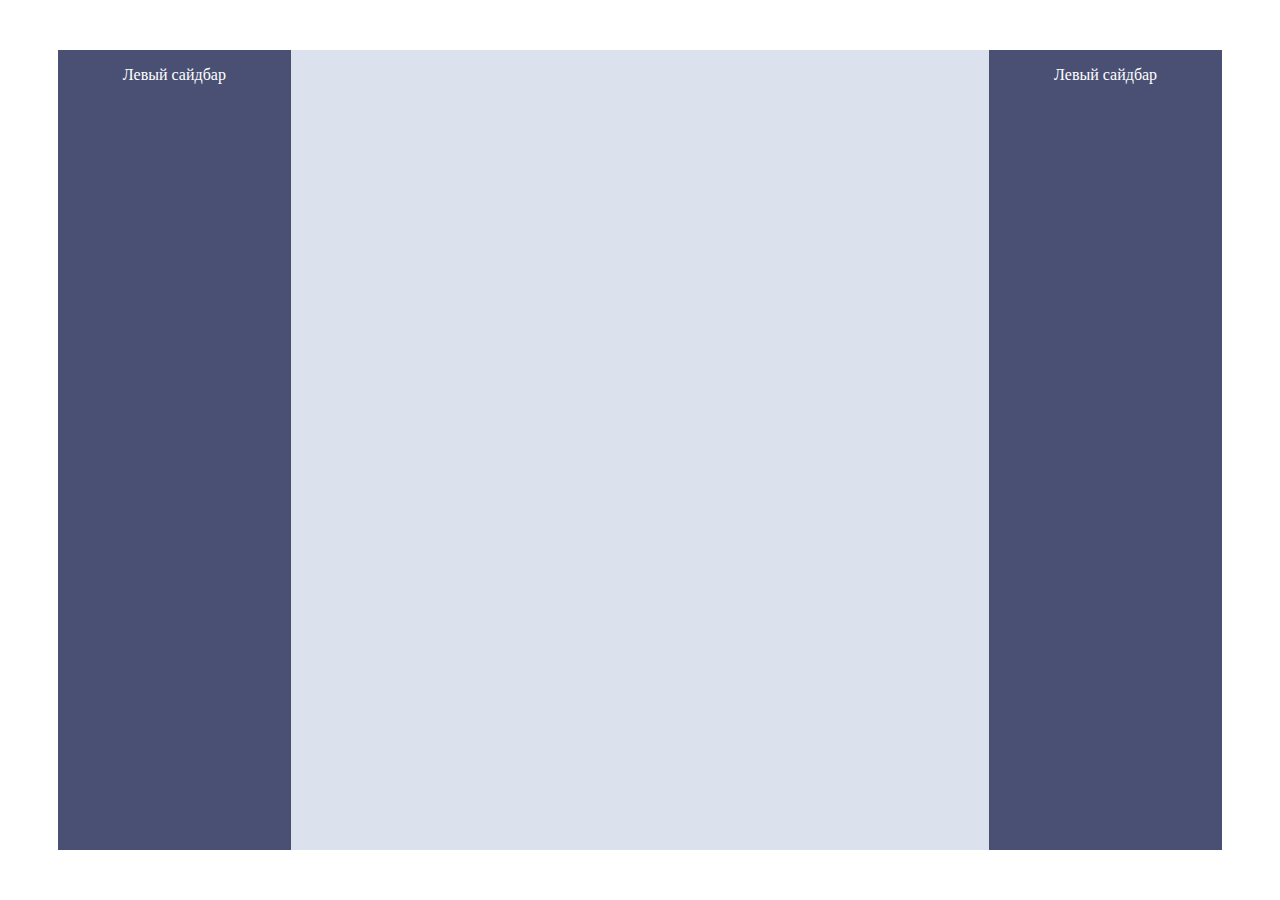
<file: lesson-1/index.html>
<!DOCTYPE html>
<html lang="ru">
  <head>
    <meta charset="UTF-8">
    <title>ДЗ1</title>
  </head>
  <body>
    <main class="content">
    
      <aside class="left">
        <p>Левый сайдбар</p>
      </aside>
      
      <aside class="right">
        <p>Левый сайдбар</p>
      </aside>
    
    </main>
  </body>
</html>

<style>
  .right {
    width: 20%;
    height: 100%;
    background-color: #4A5073;
  }

  .left {
    width: 20%;
    height: 100%;
    background-color: #4A5073;
  }

  .content {
    width: calc(100% - 100px);
    margin: 50px;
    height: calc(100vh - 100px);
    background-color: #DBE2EE;
    display: flex;
    flex-direction: row;
    justify-content: space-between;
    align-content: center;
  }

  p {
    text-align: center;
    color: #fff;
  }
</style>
</file>
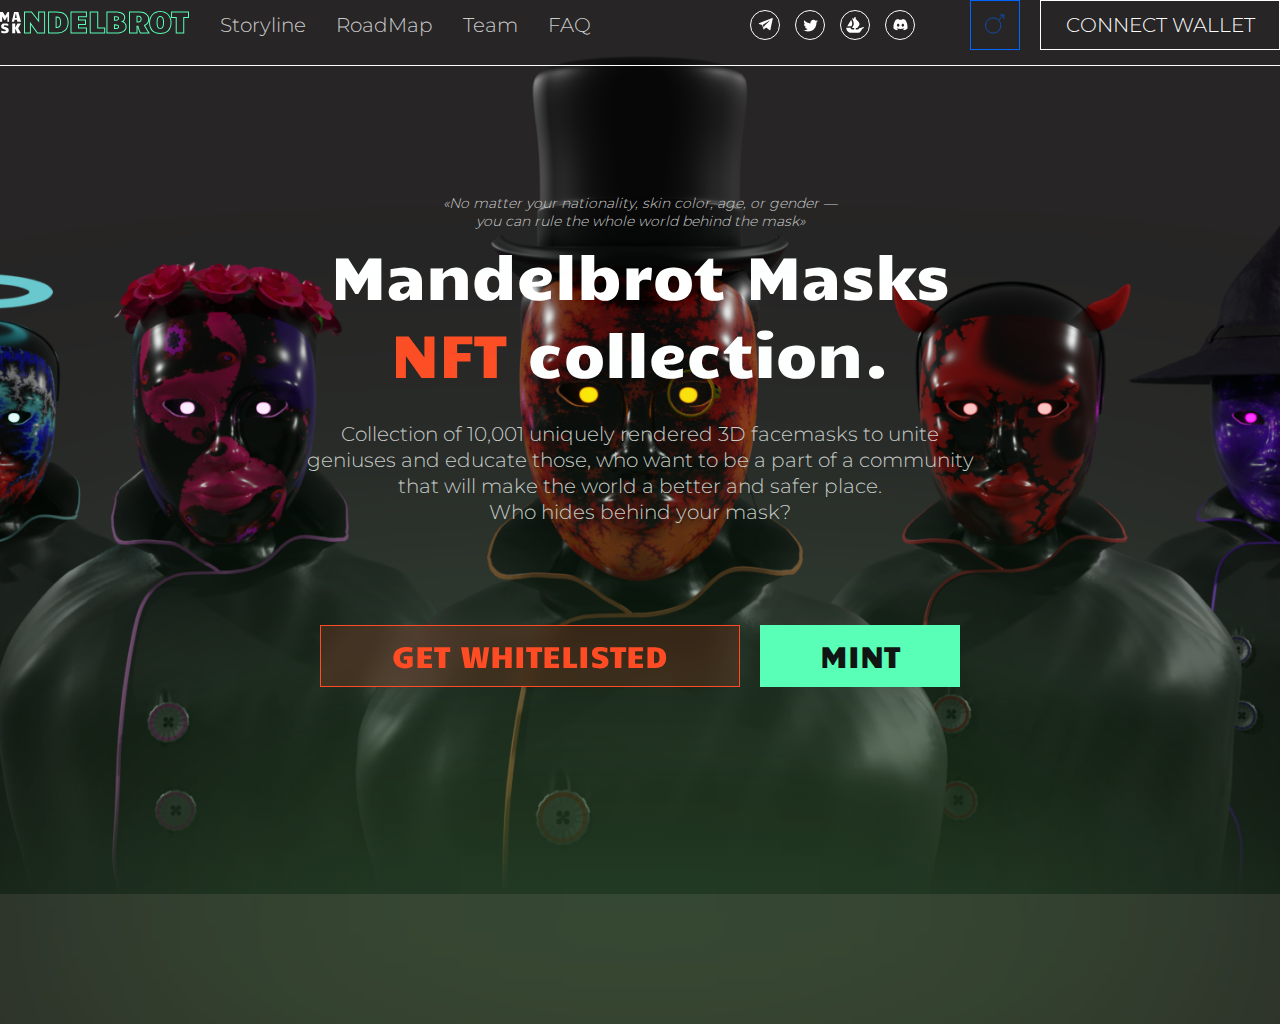
<file: lesson-10/index.html>
<!DOCTYPE html>
<html lang="en">
<head>
  <meta charset="UTF-8">
  <title>Title</title>
  <link rel="stylesheet" type="text/css" href="css/style.css">
</head>
<body>
<header class="header">
  <a href="#" class="header__logo">
    <svg viewBox="0 0 189 23" fill="none" xmlns="http://www.w3.org/2000/svg">
      <path d="M0 1.1084H2.81534L5.19755 4.8306L7.57976 1.1084H9.07676V10.6778H7.3632V5.4803L5.12987 9.26341H4.47341L2.16565 5.4803V10.6778H0V1.1084Z" fill="white"/>
      <path d="M21 10.6778H17.3861L16.9394 8.64079H14.564L14.1376 10.6778H11.6945L14.1308 1.1084H18.3674L21 10.6778ZM15.7821 2.59728L14.855 7.05716H16.7905L15.9919 2.59728H15.7821Z" fill="white"/>
      <path d="M8.21456 15.0662C8.02958 14.985 7.81301 14.9038 7.56487 14.8226C7.32123 14.7369 7.06406 14.6602 6.79336 14.5925C6.52716 14.5248 6.25646 14.4707 5.98124 14.4301C5.70602 14.385 5.44659 14.3624 5.20296 14.3624C4.77885 14.3624 4.44724 14.4165 4.20812 14.5248C3.96899 14.6331 3.84943 14.8158 3.84943 15.073C3.84943 15.1948 3.89004 15.3031 3.97125 15.3978C4.05697 15.4881 4.17653 15.5738 4.32993 15.655C4.48333 15.7317 4.66606 15.8084 4.87811 15.8851C5.09468 15.9573 5.3338 16.034 5.59548 16.1152L6.08952 16.2709C6.5046 16.3972 6.87682 16.5506 7.20618 16.7311C7.53554 16.907 7.81301 17.1168 8.0386 17.3605C8.2687 17.5996 8.44466 17.8748 8.56648 18.1861C8.6883 18.4974 8.7492 18.8516 8.7492 19.2486C8.7492 19.7133 8.67476 20.1375 8.52587 20.521C8.3815 20.8999 8.15365 21.2248 7.84234 21.4955C7.53103 21.7662 7.13174 21.976 6.64447 22.1249C6.16171 22.2738 5.57969 22.3482 4.89841 22.3482C4.29384 22.3482 3.69152 22.2986 3.09145 22.1993C2.4959 22.1001 1.89358 21.9264 1.28449 21.6782V19.4449C1.86651 19.7427 2.43048 19.9615 2.9764 20.1014C3.52684 20.2367 4.06825 20.3044 4.60064 20.3044C5.03828 20.3044 5.35636 20.2345 5.55488 20.0946C5.75791 19.9547 5.85942 19.7607 5.85942 19.5126C5.85942 19.3637 5.82107 19.2374 5.74437 19.1336C5.67218 19.0253 5.55262 18.926 5.38569 18.8358C5.22326 18.7456 5.00895 18.6553 4.74276 18.5651C4.47657 18.4704 4.15397 18.3643 3.77499 18.247C3.396 18.1342 3.04408 17.9921 2.71923 17.8207C2.3989 17.6492 2.12143 17.4439 1.88681 17.2048C1.6522 16.9612 1.46722 16.6792 1.33187 16.3589C1.20103 16.0385 1.1356 15.6731 1.1356 15.2625C1.1356 14.8384 1.21005 14.4504 1.35894 14.0985C1.50783 13.7465 1.73567 13.4465 2.04247 13.1984C2.34927 12.9457 2.73728 12.7494 3.2065 12.6096C3.68024 12.4697 4.24195 12.3998 4.89165 12.3998C5.14882 12.3998 5.42178 12.4111 5.71053 12.4336C5.99929 12.4562 6.29255 12.49 6.59033 12.5351C6.89261 12.5803 7.19039 12.6389 7.48366 12.7111C7.77692 12.7833 8.05439 12.869 8.31608 12.9683L8.21456 15.0662Z" fill="white"/>
      <path d="M15.238 18.1049V22.152H12.2061V12.5825H15.238V16.7987L17.4037 12.5825H20.9431L18.2022 17.171L20.9431 22.152H17.4037L15.4546 17.6447L15.238 18.1049Z" fill="white"/>
      <mask id="path-3-outside-1_1_45" maskUnits="userSpaceOnUse" x="24" y="0" width="165" height="23" fill="black">
        <rect fill="white" x="24" width="165" height="23"/>
        <path d="M25 1.38571H31.3023L39.1328 11.5286V1.38571H44.1105V21.5857H37.6482L29.9341 10.8429V21.5857H25V1.38571ZM49.0738 21.5857V1.38571H56.2348C58.0007 1.38571 59.5872 1.59048 60.9942 2C62.4012 2.4 63.5898 3.01429 64.5601 3.84286C65.5402 4.6619 66.2873 5.69524 66.8016 6.94286C67.3256 8.18095 67.5876 9.63809 67.5876 11.3143C67.5876 12.5905 67.4517 13.7333 67.18 14.7429C66.918 15.7429 66.5396 16.6238 66.0447 17.3857C65.5596 18.1476 64.9677 18.7952 64.269 19.3286C63.5801 19.8524 62.8136 20.2857 61.9694 20.6286C61.1252 20.9619 60.2131 21.2048 59.2331 21.3571C58.2627 21.5095 57.2439 21.5857 56.1765 21.5857H49.0738ZM55.5943 17.0143H56.031C56.7878 17.0143 57.4768 16.9476 58.0978 16.8143C58.7188 16.6714 59.2476 16.3952 59.6843 15.9857C60.1306 15.5762 60.4702 15 60.7031 14.2571C60.9457 13.5143 61.067 12.5333 61.067 11.3143C61.067 10.2095 60.9602 9.29048 60.7468 8.55714C60.5333 7.81429 60.2179 7.22381 59.8007 6.78571C59.3835 6.3381 58.8692 6.02381 58.2579 5.84286C57.6466 5.65238 56.9479 5.55714 56.162 5.55714H55.5943V17.0143ZM71.5028 1.38571H85.9412V5.12857H78.0234V9.4H85.0097V13.0571H78.0234V17.4714H85.9412V21.5857H71.5028V1.38571ZM90.7007 1.38571H97.2213V17.4714H104.208V21.5857H90.7007V1.38571ZM107.439 1.38571H114.367C114.969 1.38571 115.628 1.40952 116.346 1.45714C117.074 1.49524 117.802 1.58095 118.53 1.71429C119.257 1.8381 119.961 2.01905 120.64 2.25714C121.319 2.48571 121.921 2.79048 122.445 3.17143C122.979 3.54286 123.401 4.00476 123.711 4.55714C124.031 5.1 124.191 5.74762 124.191 6.5C124.191 6.94762 124.138 7.39524 124.031 7.84286C123.925 8.28095 123.731 8.68571 123.449 9.05714C123.177 9.42857 122.799 9.75238 122.314 10.0286C121.838 10.3048 121.227 10.5 120.48 10.6143C121.295 10.6619 122.018 10.8476 122.649 11.1714C123.289 11.4857 123.828 11.881 124.264 12.3571C124.701 12.8333 125.031 13.3619 125.254 13.9429C125.487 14.5143 125.603 15.081 125.603 15.6429C125.603 16.3952 125.448 17.1286 125.138 17.8429C124.827 18.5476 124.303 19.181 123.566 19.7429C122.838 20.2952 121.872 20.7429 120.669 21.0857C119.466 21.419 117.972 21.5857 116.186 21.5857H107.439V1.38571ZM113.959 17.9286H116.594C117.428 17.9286 118.049 17.719 118.457 17.3C118.874 16.8714 119.083 16.319 119.083 15.6429C119.083 15.2429 119.01 14.9 118.864 14.6143C118.729 14.3286 118.471 14.0952 118.093 13.9143C117.715 13.7238 117.191 13.5857 116.521 13.5C115.861 13.4048 115.007 13.3571 113.959 13.3571V17.9286ZM115.997 9.7C116.453 9.7 116.87 9.6381 117.249 9.51429C117.627 9.38095 117.952 9.20952 118.224 9C118.496 8.79048 118.704 8.54762 118.85 8.27143C119.005 7.99524 119.083 7.70952 119.083 7.41429C119.083 6.95714 118.991 6.58095 118.806 6.28571C118.622 5.99048 118.326 5.75714 117.918 5.58571C117.511 5.41429 116.982 5.29524 116.332 5.22857C115.682 5.1619 114.891 5.12857 113.959 5.12857V9.7H115.997ZM129.999 1.38571H139.256C140.721 1.38571 142.011 1.57619 143.127 1.95714C144.243 2.32857 145.17 2.82381 145.907 3.44286C146.654 4.05238 147.217 4.74762 147.596 5.52857C147.974 6.3 148.163 7.08095 148.163 7.87143C148.163 8.49048 148.1 9.10476 147.974 9.71429C147.848 10.3143 147.625 10.8857 147.305 11.4286C146.984 11.9619 146.543 12.4476 145.98 12.8857C145.427 13.3143 144.719 13.6619 143.855 13.9286C143.981 14.3286 144.195 14.8238 144.495 15.4143C144.796 16.0048 145.146 16.6429 145.543 17.3286C145.941 18.0143 146.368 18.7238 146.824 19.4571C147.28 20.1905 147.727 20.9 148.163 21.5857H140.711C140.294 20.6619 139.867 19.6286 139.43 18.4857C138.994 17.3333 138.644 16.081 138.382 14.7286H136.519V21.5857H129.999V1.38571ZM137.626 11.5286C138.363 11.5286 138.984 11.4333 139.489 11.2429C140.003 11.0524 140.42 10.8048 140.74 10.5C141.061 10.1952 141.289 9.85238 141.424 9.47143C141.57 9.09048 141.643 8.70952 141.643 8.32857C141.643 7.57619 141.536 6.9619 141.323 6.48571C141.109 6.00952 140.818 5.6381 140.449 5.37143C140.081 5.09524 139.654 4.90952 139.168 4.81429C138.683 4.71905 138.164 4.67143 137.611 4.67143H136.519V11.5286H137.626ZM160.288 22C159.016 22 157.881 21.8619 156.882 21.5857C155.882 21.319 154.999 20.9476 154.233 20.4714C153.476 19.9857 152.831 19.4143 152.297 18.7571C151.773 18.0905 151.341 17.3714 151.002 16.6C150.672 15.819 150.429 15 150.274 14.1429C150.128 13.2857 150.055 12.4143 150.055 11.5286C150.055 10.6524 150.148 9.78571 150.332 8.92857C150.516 8.0619 150.793 7.2381 151.162 6.45714C151.53 5.67619 151.996 4.95238 152.559 4.28571C153.122 3.61905 153.781 3.04286 154.538 2.55714C155.295 2.07143 156.149 1.69048 157.1 1.41429C158.061 1.1381 159.123 1 160.288 1C161.452 1 162.51 1.1381 163.46 1.41429C164.421 1.69048 165.28 2.07143 166.037 2.55714C166.803 3.04286 167.468 3.61905 168.031 4.28571C168.594 4.95238 169.059 5.67619 169.428 6.45714C169.806 7.2381 170.088 8.0619 170.272 8.92857C170.457 9.78571 170.549 10.6524 170.549 11.5286C170.549 12.4143 170.471 13.2857 170.316 14.1429C170.161 15 169.913 15.819 169.574 16.6C169.244 17.3714 168.812 18.0905 168.278 18.7571C167.744 19.4143 167.099 19.9857 166.342 20.4714C165.585 20.9476 164.702 21.319 163.693 21.5857C162.694 21.8619 161.559 22 160.288 22ZM156.576 11.5286C156.576 12.6714 156.659 13.6476 156.823 14.4571C156.998 15.2667 157.241 15.9286 157.551 16.4429C157.871 16.9571 158.26 17.3333 158.716 17.5714C159.181 17.8095 159.705 17.9286 160.288 17.9286C160.87 17.9286 161.389 17.8095 161.845 17.5714C162.311 17.3333 162.704 16.9571 163.024 16.4429C163.354 15.9286 163.601 15.2667 163.766 14.4571C163.941 13.6476 164.028 12.6714 164.028 11.5286C164.028 10.3857 163.941 9.40952 163.766 8.6C163.601 7.78095 163.354 7.11429 163.024 6.6C162.704 6.07619 162.311 5.69048 161.845 5.44286C161.389 5.19524 160.87 5.07143 160.288 5.07143C159.705 5.07143 159.181 5.19524 158.716 5.44286C158.26 5.69048 157.871 6.07619 157.551 6.6C157.241 7.11429 156.998 7.78095 156.823 8.6C156.659 9.40952 156.576 10.3857 156.576 11.5286ZM176.72 21.5857V6.04286H172.062V1.38571H188V6.04286H183.241V21.5857H176.72Z"/>
      </mask>
      <path d="M25 1.38571H31.3023L39.1328 11.5286V1.38571H44.1105V21.5857H37.6482L29.9341 10.8429V21.5857H25V1.38571ZM49.0738 21.5857V1.38571H56.2348C58.0007 1.38571 59.5872 1.59048 60.9942 2C62.4012 2.4 63.5898 3.01429 64.5601 3.84286C65.5402 4.6619 66.2873 5.69524 66.8016 6.94286C67.3256 8.18095 67.5876 9.63809 67.5876 11.3143C67.5876 12.5905 67.4517 13.7333 67.18 14.7429C66.918 15.7429 66.5396 16.6238 66.0447 17.3857C65.5596 18.1476 64.9677 18.7952 64.269 19.3286C63.5801 19.8524 62.8136 20.2857 61.9694 20.6286C61.1252 20.9619 60.2131 21.2048 59.2331 21.3571C58.2627 21.5095 57.2439 21.5857 56.1765 21.5857H49.0738ZM55.5943 17.0143H56.031C56.7878 17.0143 57.4768 16.9476 58.0978 16.8143C58.7188 16.6714 59.2476 16.3952 59.6843 15.9857C60.1306 15.5762 60.4702 15 60.7031 14.2571C60.9457 13.5143 61.067 12.5333 61.067 11.3143C61.067 10.2095 60.9602 9.29048 60.7468 8.55714C60.5333 7.81429 60.2179 7.22381 59.8007 6.78571C59.3835 6.3381 58.8692 6.02381 58.2579 5.84286C57.6466 5.65238 56.9479 5.55714 56.162 5.55714H55.5943V17.0143ZM71.5028 1.38571H85.9412V5.12857H78.0234V9.4H85.0097V13.0571H78.0234V17.4714H85.9412V21.5857H71.5028V1.38571ZM90.7007 1.38571H97.2213V17.4714H104.208V21.5857H90.7007V1.38571ZM107.439 1.38571H114.367C114.969 1.38571 115.628 1.40952 116.346 1.45714C117.074 1.49524 117.802 1.58095 118.53 1.71429C119.257 1.8381 119.961 2.01905 120.64 2.25714C121.319 2.48571 121.921 2.79048 122.445 3.17143C122.979 3.54286 123.401 4.00476 123.711 4.55714C124.031 5.1 124.191 5.74762 124.191 6.5C124.191 6.94762 124.138 7.39524 124.031 7.84286C123.925 8.28095 123.731 8.68571 123.449 9.05714C123.177 9.42857 122.799 9.75238 122.314 10.0286C121.838 10.3048 121.227 10.5 120.48 10.6143C121.295 10.6619 122.018 10.8476 122.649 11.1714C123.289 11.4857 123.828 11.881 124.264 12.3571C124.701 12.8333 125.031 13.3619 125.254 13.9429C125.487 14.5143 125.603 15.081 125.603 15.6429C125.603 16.3952 125.448 17.1286 125.138 17.8429C124.827 18.5476 124.303 19.181 123.566 19.7429C122.838 20.2952 121.872 20.7429 120.669 21.0857C119.466 21.419 117.972 21.5857 116.186 21.5857H107.439V1.38571ZM113.959 17.9286H116.594C117.428 17.9286 118.049 17.719 118.457 17.3C118.874 16.8714 119.083 16.319 119.083 15.6429C119.083 15.2429 119.01 14.9 118.864 14.6143C118.729 14.3286 118.471 14.0952 118.093 13.9143C117.715 13.7238 117.191 13.5857 116.521 13.5C115.861 13.4048 115.007 13.3571 113.959 13.3571V17.9286ZM115.997 9.7C116.453 9.7 116.87 9.6381 117.249 9.51429C117.627 9.38095 117.952 9.20952 118.224 9C118.496 8.79048 118.704 8.54762 118.85 8.27143C119.005 7.99524 119.083 7.70952 119.083 7.41429C119.083 6.95714 118.991 6.58095 118.806 6.28571C118.622 5.99048 118.326 5.75714 117.918 5.58571C117.511 5.41429 116.982 5.29524 116.332 5.22857C115.682 5.1619 114.891 5.12857 113.959 5.12857V9.7H115.997ZM129.999 1.38571H139.256C140.721 1.38571 142.011 1.57619 143.127 1.95714C144.243 2.32857 145.17 2.82381 145.907 3.44286C146.654 4.05238 147.217 4.74762 147.596 5.52857C147.974 6.3 148.163 7.08095 148.163 7.87143C148.163 8.49048 148.1 9.10476 147.974 9.71429C147.848 10.3143 147.625 10.8857 147.305 11.4286C146.984 11.9619 146.543 12.4476 145.98 12.8857C145.427 13.3143 144.719 13.6619 143.855 13.9286C143.981 14.3286 144.195 14.8238 144.495 15.4143C144.796 16.0048 145.146 16.6429 145.543 17.3286C145.941 18.0143 146.368 18.7238 146.824 19.4571C147.28 20.1905 147.727 20.9 148.163 21.5857H140.711C140.294 20.6619 139.867 19.6286 139.43 18.4857C138.994 17.3333 138.644 16.081 138.382 14.7286H136.519V21.5857H129.999V1.38571ZM137.626 11.5286C138.363 11.5286 138.984 11.4333 139.489 11.2429C140.003 11.0524 140.42 10.8048 140.74 10.5C141.061 10.1952 141.289 9.85238 141.424 9.47143C141.57 9.09048 141.643 8.70952 141.643 8.32857C141.643 7.57619 141.536 6.9619 141.323 6.48571C141.109 6.00952 140.818 5.6381 140.449 5.37143C140.081 5.09524 139.654 4.90952 139.168 4.81429C138.683 4.71905 138.164 4.67143 137.611 4.67143H136.519V11.5286H137.626ZM160.288 22C159.016 22 157.881 21.8619 156.882 21.5857C155.882 21.319 154.999 20.9476 154.233 20.4714C153.476 19.9857 152.831 19.4143 152.297 18.7571C151.773 18.0905 151.341 17.3714 151.002 16.6C150.672 15.819 150.429 15 150.274 14.1429C150.128 13.2857 150.055 12.4143 150.055 11.5286C150.055 10.6524 150.148 9.78571 150.332 8.92857C150.516 8.0619 150.793 7.2381 151.162 6.45714C151.53 5.67619 151.996 4.95238 152.559 4.28571C153.122 3.61905 153.781 3.04286 154.538 2.55714C155.295 2.07143 156.149 1.69048 157.1 1.41429C158.061 1.1381 159.123 1 160.288 1C161.452 1 162.51 1.1381 163.46 1.41429C164.421 1.69048 165.28 2.07143 166.037 2.55714C166.803 3.04286 167.468 3.61905 168.031 4.28571C168.594 4.95238 169.059 5.67619 169.428 6.45714C169.806 7.2381 170.088 8.0619 170.272 8.92857C170.457 9.78571 170.549 10.6524 170.549 11.5286C170.549 12.4143 170.471 13.2857 170.316 14.1429C170.161 15 169.913 15.819 169.574 16.6C169.244 17.3714 168.812 18.0905 168.278 18.7571C167.744 19.4143 167.099 19.9857 166.342 20.4714C165.585 20.9476 164.702 21.319 163.693 21.5857C162.694 21.8619 161.559 22 160.288 22ZM156.576 11.5286C156.576 12.6714 156.659 13.6476 156.823 14.4571C156.998 15.2667 157.241 15.9286 157.551 16.4429C157.871 16.9571 158.26 17.3333 158.716 17.5714C159.181 17.8095 159.705 17.9286 160.288 17.9286C160.87 17.9286 161.389 17.8095 161.845 17.5714C162.311 17.3333 162.704 16.9571 163.024 16.4429C163.354 15.9286 163.601 15.2667 163.766 14.4571C163.941 13.6476 164.028 12.6714 164.028 11.5286C164.028 10.3857 163.941 9.40952 163.766 8.6C163.601 7.78095 163.354 7.11429 163.024 6.6C162.704 6.07619 162.311 5.69048 161.845 5.44286C161.389 5.19524 160.87 5.07143 160.288 5.07143C159.705 5.07143 159.181 5.19524 158.716 5.44286C158.26 5.69048 157.871 6.07619 157.551 6.6C157.241 7.11429 156.998 7.78095 156.823 8.6C156.659 9.40952 156.576 10.3857 156.576 11.5286ZM176.72 21.5857V6.04286H172.062V1.38571H188V6.04286H183.241V21.5857H176.72Z" stroke="#59FFB7" stroke-width="2" mask="url(#path-3-outside-1_1_45)"/>
    </svg>
  </a>
  <div class="menu-wrap">
    <nav class="menu">
      <ul class="menu__list">
        <li class="menu__item">
          <a href="#" class="menu__link">Storyline</a>
        </li>
        <li class="menu__item">
          <a href="#" class="menu__link">RoadMap</a>
        </li>
        <li class="menu__item">
          <a href="#" class="menu__link">Team</a>
        </li>
        <li class="menu__item">
          <a href="#" class="menu__link">FAQ</a>
        </li>
      </ul>
    </nav>
    <div class="links-block">
      <ul class="social-net">
        <li class="social-net__item">
          <a href="#" class="social-net__link telegram" target="_blank">
            <svg viewBox="0 0 16 14" fill="none" xmlns="http://www.w3.org/2000/svg">
              <path d="M1.01303 6.28056L4.4616 7.56647L5.80595 11.8918C5.8644 12.184 6.2151 12.2425 6.4489 12.0671L8.37775 10.489C8.5531 10.3136 8.84536 10.3136 9.07916 10.489L12.5277 13.0023C12.7615 13.1777 13.1122 13.0608 13.1707 12.7685L15.7425 0.493992C15.8009 0.201741 15.5087 -0.0905074 15.2164 0.0263929L1.01303 5.52071C0.662325 5.63761 0.662325 6.16366 1.01303 6.28056ZM5.6306 6.92351L12.4108 2.77355C12.5277 2.7151 12.6446 2.89045 12.5277 2.9489L6.97495 8.15097C6.7996 8.32632 6.62425 8.56012 6.62425 8.85237L6.4489 10.2552C6.4489 10.4305 6.15665 10.489 6.0982 10.2552L5.39679 7.68336C5.22144 7.39111 5.33835 7.04041 5.6306 6.92351Z" fill="white"/>
            </svg>
          </a>
        </li>
        <li class="social-net__item">
          <a href="#" class="social-net__link twitter" target="_blank">
            <svg viewBox="0 0 15 13" fill="none" xmlns="http://www.w3.org/2000/svg">
              <path d="M14.95 2.175C14.425 2.4 13.825 2.55 13.225 2.625C13.825 2.25 14.35 1.65 14.575 0.975002C13.975 1.35 13.375 1.575 12.625 1.725C12.1 1.125 11.275 0.75 10.45 0.75C8.79999 0.75 7.44999 2.1 7.44999 3.75C7.44999 3.975 7.45 4.2 7.525 4.425C5.05 4.275 2.8 3.075 1.3 1.275C1.075 1.725 0.924995 2.25 0.924995 2.775C0.924995 3.825 1.45 4.725 2.275 5.25C1.75 5.25 1.3 5.1 0.924995 4.875C0.924995 6.3 1.97499 7.575 3.32499 7.8C3.09999 7.875 2.8 7.875 2.5 7.875C2.275 7.875 2.125 7.875 1.9 7.8C2.275 9 3.4 9.9 4.75 9.9C3.7 10.725 2.425 11.175 1 11.175C0.775 11.175 0.55 11.175 0.25 11.1C1.6 11.925 3.175 12.45 4.9 12.45C10.45 12.45 13.45 7.875 13.45 3.9V3.525C14.05 3.3 14.575 2.775 14.95 2.175Z" fill="white"/>
            </svg>
          </a>
        </li>
        <li class="social-net__item">
          <a href="#" class="social-net__link opensea" target="_blank">
            <svg viewBox="0 0 19 17" fill="none" xmlns="http://www.w3.org/2000/svg">
              <path d="M1.4004 9.50403L1.46511 9.4023L5.36721 3.29796C5.42424 3.20859 5.55831 3.21783 5.60145 3.31491C6.25335 4.77588 6.81585 6.59286 6.55233 7.72404C6.43983 8.18946 6.13161 8.81976 5.78484 9.4023C5.74017 9.48708 5.69085 9.5703 5.63844 9.65043C5.61378 9.68742 5.57217 9.70899 5.52747 9.70899H1.51443C1.40655 9.70899 1.34337 9.59187 1.4004 9.50403Z" fill="white"/>
              <path d="M18.7933 10.6383V11.6046C18.7933 11.66 18.7594 11.7094 18.7101 11.7309C18.408 11.8604 17.374 12.335 16.944 12.933C15.8467 14.4602 15.0084 16.644 13.1343 16.644H5.31629C2.5454 16.644 0.299988 14.3909 0.299988 11.6107V11.5214C0.299988 11.4474 0.360078 11.3873 0.434058 11.3873H4.79234C4.87862 11.3873 4.9418 11.4674 4.93412 11.5522C4.90328 11.8357 4.95569 12.1255 5.08976 12.389C5.34866 12.9145 5.88497 13.2428 6.46442 13.2428H8.62199V11.5583H6.48908C6.37967 11.5583 6.31496 11.432 6.37814 11.3426C6.40124 11.3071 6.42746 11.2702 6.45518 11.2286C6.65708 10.9419 6.94526 10.4965 7.23191 9.98949C7.42763 9.64737 7.61717 9.28212 7.76975 8.91534C7.80059 8.84907 7.82522 8.78124 7.84988 8.71497C7.89149 8.59785 7.93466 8.48844 7.96547 8.37903C7.99631 8.28654 8.02094 8.18946 8.0456 8.09853C8.11805 7.78722 8.14886 7.45743 8.14886 7.11531C8.14886 6.98124 8.14271 6.84099 8.13038 6.70692C8.1242 6.56052 8.10572 6.41409 8.08721 6.26769C8.07488 6.13824 8.05178 6.01032 8.02712 5.87625C7.99631 5.68053 7.95314 5.48637 7.90382 5.29062L7.88687 5.21667C7.84988 5.08257 7.81907 4.95468 7.77593 4.82061C7.65416 4.39986 7.51394 3.98994 7.36598 3.60621C7.31204 3.45363 7.25039 3.30723 7.18874 3.16083C7.09784 2.94045 7.00535 2.74011 6.9206 2.55054C6.87746 2.46423 6.84047 2.38563 6.80348 2.3055C6.76187 2.21457 6.71873 2.12364 6.67556 2.03736C6.64475 1.97109 6.60929 1.90944 6.58463 1.84779L6.32111 1.3608C6.28412 1.29453 6.34577 1.21593 6.41819 1.23597L8.0672 1.68288H8.07182C8.07488 1.68288 8.07644 1.68444 8.07797 1.68444L8.29526 1.74453L8.53415 1.81236L8.62199 1.83699V0.85686C8.62199 0.38373 9.0011 0 9.46961 0C9.70385 0 9.91652 0.0955498 10.0691 0.25119C10.2216 0.40686 10.3172 0.61953 10.3172 0.85686V2.31168L10.4929 2.36097C10.5068 2.36562 10.5206 2.37177 10.533 2.38101C10.5761 2.41338 10.6377 2.46114 10.7163 2.51973C10.778 2.56902 10.8443 2.62914 10.9244 2.69079C11.0831 2.81868 11.2727 2.98359 11.4807 3.17316C11.5362 3.22092 11.5902 3.27024 11.6395 3.31956C11.9076 3.56922 12.2082 3.86202 12.4948 4.18566C12.5749 4.27659 12.6535 4.36905 12.7337 4.46613C12.8138 4.56477 12.8986 4.66185 12.9725 4.75896C13.0696 4.88841 13.1744 5.02248 13.2654 5.16273C13.3085 5.229 13.3578 5.2968 13.3994 5.36307C13.5166 5.54028 13.6198 5.7237 13.7185 5.90709C13.7601 5.99184 13.8032 6.0843 13.8402 6.17523C13.9496 6.42027 14.0359 6.66993 14.0914 6.91959C14.1083 6.97353 14.1207 7.03209 14.1268 7.0845V7.09683C14.1453 7.17078 14.1515 7.24938 14.1576 7.32951C14.1823 7.58535 14.17 7.84116 14.1145 8.09853C14.0914 8.20797 14.0606 8.3112 14.0236 8.42064C13.9866 8.52543 13.9496 8.63484 13.9018 8.7381C13.8094 8.9523 13.6999 9.16653 13.5705 9.36687C13.5289 9.44085 13.4796 9.51945 13.4302 9.59343C13.3763 9.672 13.3208 9.74598 13.2715 9.81843C13.2037 9.91089 13.1313 10.008 13.0573 10.0943C12.991 10.1852 12.9232 10.2761 12.8493 10.3563C12.746 10.478 12.6474 10.5936 12.5441 10.7046C12.4825 10.777 12.4162 10.851 12.3484 10.9172C12.2821 10.9912 12.2143 11.0575 12.1527 11.1191C12.0494 11.2224 11.9631 11.3025 11.8907 11.3688L11.7212 11.5244C11.6965 11.546 11.6641 11.5583 11.6302 11.5583H10.3172V13.2428H11.9693C12.3391 13.2428 12.6905 13.1118 12.9741 12.8714C13.0712 12.7866 13.495 12.4198 13.9958 11.8666C14.0128 11.8481 14.0344 11.8342 14.059 11.828L18.6223 10.5089C18.707 10.4842 18.7933 10.5489 18.7933 10.6383Z" fill="white"/>
            </svg>
          </a>
        </li>
        <li class="social-net__item">
          <a href="#" class="social-net__link discord" target="_blank">
            <svg viewBox="0 0 16 12" fill="none" xmlns="http://www.w3.org/2000/svg">
              <path d="M13.1981 0.994734C12.2421 0.534315 11.2169 0.195098 10.1449 0.000815003C10.1254 -0.00293461 10.1059 0.00643587 10.0959 0.0251773C9.96401 0.27131 9.81796 0.592411 9.71568 0.844794C8.56275 0.663633 7.41574 0.663633 6.28645 0.844794C6.18415 0.586801 6.0328 0.27131 5.90036 0.0251773C5.8903 0.00706117 5.8708 -0.00230931 5.85128 0.000814999C4.77994 0.194478 3.75473 0.533694 2.79808 0.994734C2.7898 0.998482 2.7827 1.00473 2.77799 1.01285C0.83337 4.06208 0.300656 7.03635 0.561988 9.97375C0.56317 9.98812 0.570856 10.0019 0.581499 10.0106C1.86451 10.9995 3.10732 11.5999 4.32705 11.9978C4.34657 12.0041 4.36725 11.9966 4.37968 11.9797C4.6682 11.5662 4.9254 11.1301 5.14592 10.6715C5.15894 10.6447 5.14651 10.6128 5.11992 10.6022C4.71196 10.4398 4.3235 10.2417 3.94983 10.0169C3.92027 9.99874 3.91791 9.95437 3.9451 9.93313C4.02373 9.87129 4.10239 9.80694 4.17747 9.74197C4.19106 9.73011 4.20999 9.7276 4.22596 9.7351C6.6808 10.9114 9.33847 10.9114 11.7643 9.7351C11.7803 9.72698 11.7992 9.72949 11.8134 9.74135C11.8885 9.80632 11.9672 9.87129 12.0464 9.93313C12.0736 9.95437 12.0718 9.99874 12.0422 10.0169C11.6686 10.2461 11.2801 10.4398 10.8716 10.6016C10.845 10.6122 10.8331 10.6447 10.8462 10.6715C11.0714 11.1295 11.3286 11.5655 11.6118 11.9791C11.6236 11.9966 11.6449 12.0041 11.6644 11.9978C12.8901 11.5999 14.1329 10.9995 15.4159 10.0106C15.4271 10.0019 15.4342 9.98874 15.4354 9.97438C15.7482 6.57842 14.9116 3.62853 13.2176 1.01347C13.2135 1.00473 13.2064 0.998482 13.1981 0.994734ZM5.51251 8.18518C4.77344 8.18518 4.16446 7.47302 4.16446 6.59842C4.16446 5.72381 4.76163 5.01165 5.51251 5.01165C6.2693 5.01165 6.87238 5.73006 6.86055 6.59842C6.86055 7.47302 6.26338 8.18518 5.51251 8.18518ZM10.4967 8.18518C9.75766 8.18518 9.14868 7.47302 9.14868 6.59842C9.14868 5.72381 9.74583 5.01165 10.4967 5.01165C11.2535 5.01165 11.8566 5.73006 11.8448 6.59842C11.8448 7.47302 11.2535 8.18518 10.4967 8.18518Z" fill="white"/>
            </svg>
          </a>
        </li>
      </ul>
      <div class="header__buttons">
        <button type="button" class="button-male" name="button-male" >
          <svg viewBox="0 0 22 22" fill="none" xmlns="http://www.w3.org/2000/svg">
            <path d="M14.8338 6.83333L20.6672 1M20.6672 1V5.16667M20.6672 1H16.5005M17.3338 12.6667C17.3338 17.269 13.6029 21 9.00051 21C4.39814 21 0.667175 17.269 0.667175 12.6667C0.667175 8.06429 4.39814 4.33333 9.00051 4.33333C13.6029 4.33333 17.3338 8.06429 17.3338 12.6667Z" stroke="#0066FF" stroke-width="0.7"/>
          </svg>
        </button>
        <button type="button" class="button-connect" name="button-connect">Connect wallet</button>
      </div>
    </div>
  </div>
</header>

<main class="content">
  <section class="preview">
    <p class="pre-title"><i>«No matter your nationality, skin color, age, or gender —<br> you can rule the whole world
      behind the mask»</i></p>
    <h2 class="title">Mandelbrot Masks <span>NFT</span> collection.</h2>
    <p class="post-title">Collection of 10,001 uniquely rendered 3D facemasks to unite geniuses and educate those,
      who want to be a part of a community that will make the world a better and safer place.<br> Who hides behind your
      mask?</p>
    <div class="content__buttons">
      <a href="#" class="content__button red">get whitelisted</a>
      <a href="#" class="content__button green">mint</a>
    </div>
  </section>
</main>
</body>
</html>
</file>
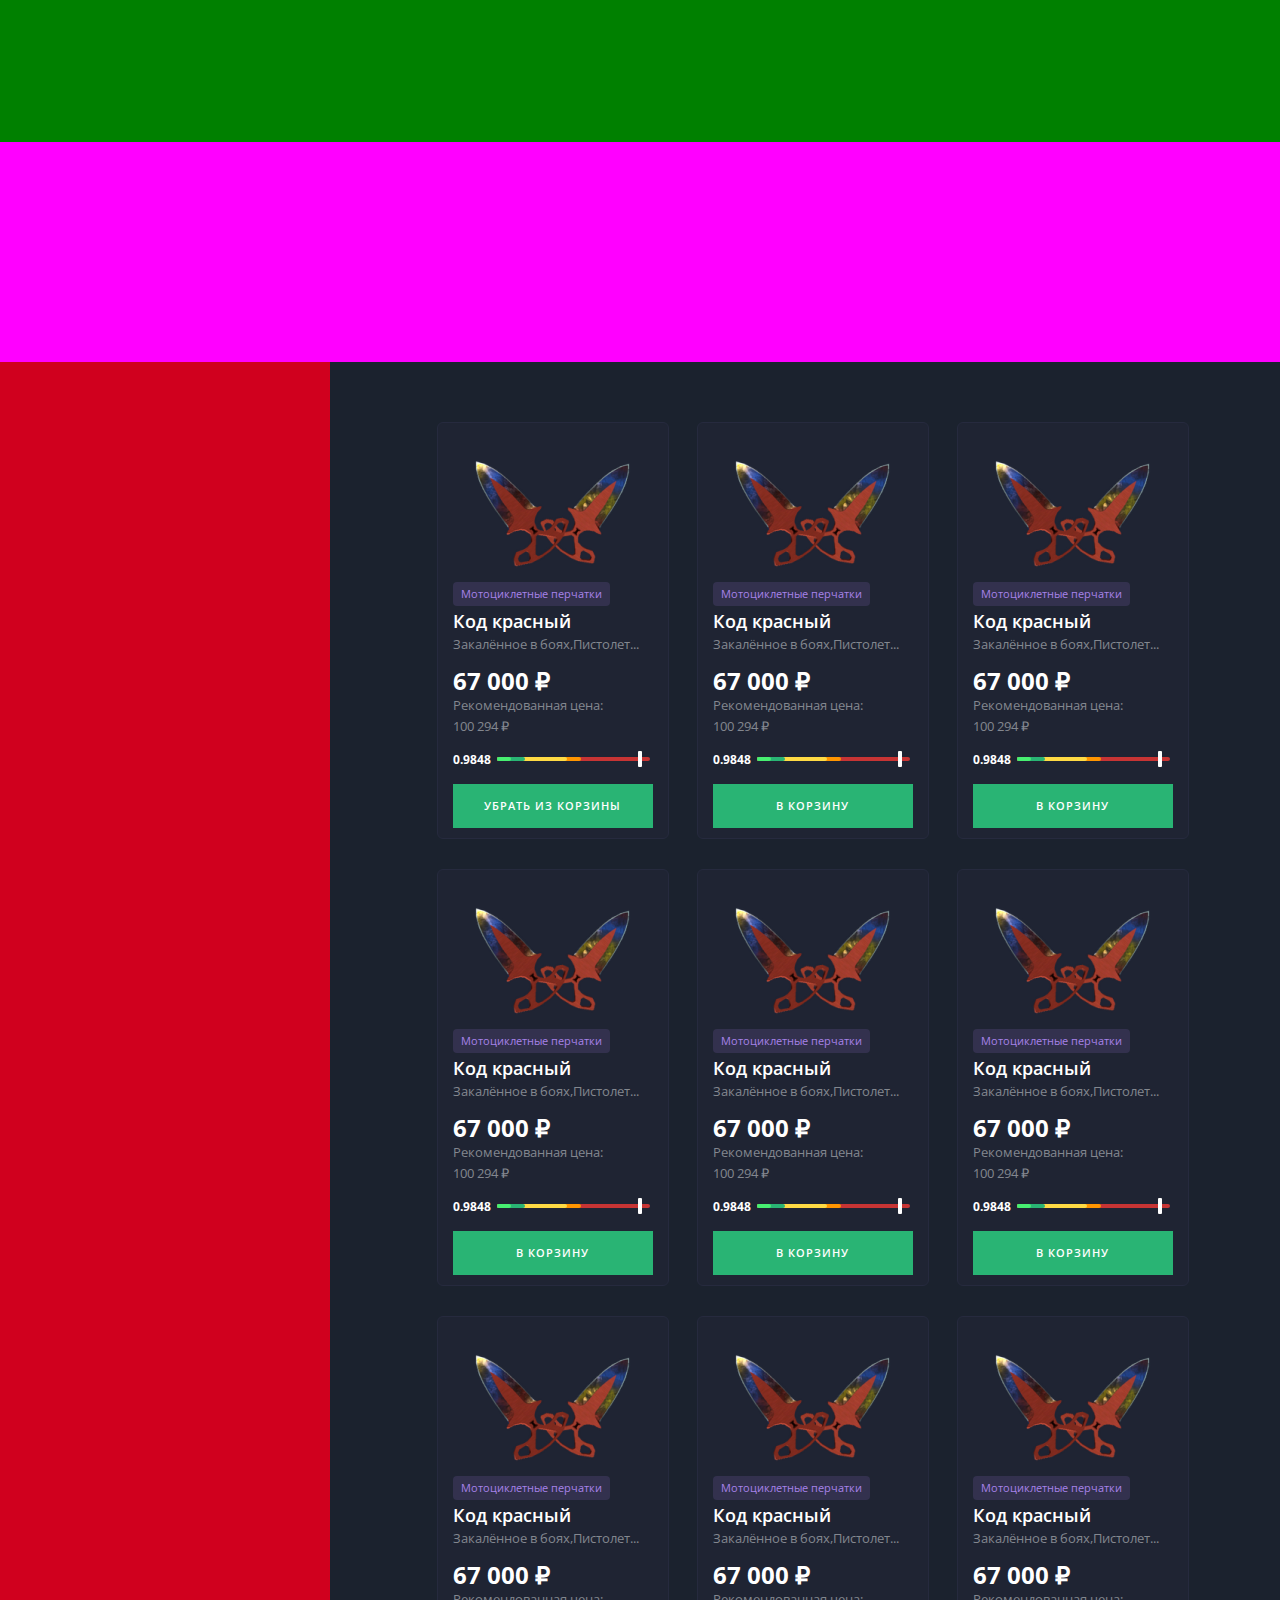
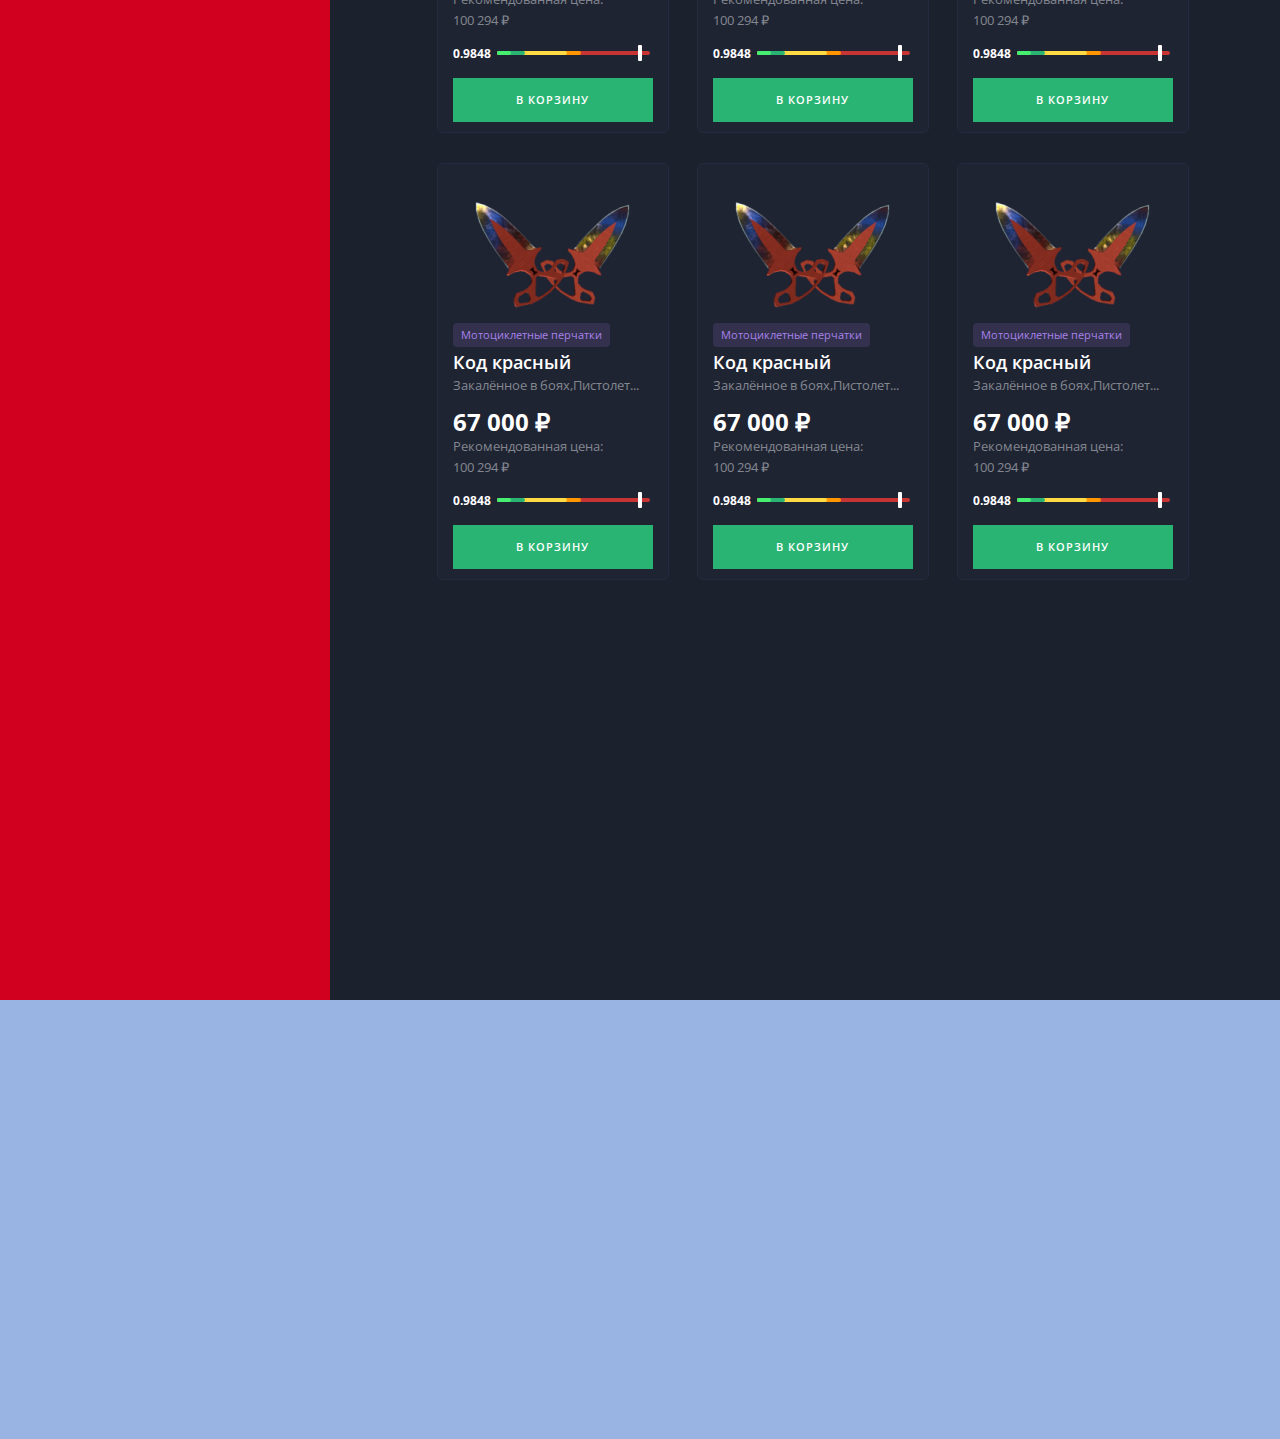
<file: lesson-11/index.html>
<!DOCTYPE html>
<html lang="ru">
<head>
  <meta charset="UTF-8">
  <title>Title</title>
  <link rel="stylesheet" type="text/css" href="css/style.css">
</head>
<body>
<header class="header">
  <div class="header__wrap"></div>
  <div class="banner"></div>
</header>

<aside class="aside"></aside>

<main class="content">
  <section class="skin-shop">
    <ul class="card-list">
      <li class="card-item">
        <div class="img-block">
          <img src="img/img.png" alt="ножи">
          <p class="tag">Мотоциклетные перчатки</p>
        </div>
        <ul class="card-info">
          <li class="card-info__item text">
            <p class="name-skin">Код красный</p>
            <p class="type-skin">Закалённое в боях,Пистолет...</p>
          </li>
          <li class="card-info__item text">
            <p class="price">67 000 ₽</p>
            <p class="recommendation-price">Рекомендованная цена:</p>
            <span class="recommendation-price">100 294 ₽</span>
          </li>
          <li class="card-info__item status-line">
            <span class="status">0.9848</span>
            <div class="line">
              <svg viewBox="0 0 153 4" fill="none" xmlns="http://www.w3.org/2000/svg">
                <rect width="153" height="4" rx="2" fill="#C73434"/>
                <rect width="84" height="4" rx="2" fill="#FF9500"/>
                <rect width="70" height="4" rx="2" fill="#FFDA44"/>
                <rect width="28" height="4" rx="2" fill="#29B474"/>
                <rect width="14" height="4" rx="2" fill="#47EF71"/>
              </svg>
            </div>
          </li>
          <li class="card-info__item">
            <button type="button" class="shop-button" name="shop-button">Убрать из корзины</button>
          </li>
        </ul>
      </li>
      <li class="card-item">
        <div class="img-block">
          <img src="img/img.png" alt="ножи">
          <p class="tag">Мотоциклетные перчатки</p>
        </div>
        <ul class="card-info">
          <li class="card-info__item text">
            <p class="name-skin">Код красный</p>
            <p class="type-skin">Закалённое в боях,Пистолет...</p>
          </li>
          <li class="card-info__item text">
            <p class="price">67 000 ₽</p>
            <p class="recommendation-price">Рекомендованная цена:</p>
            <span class="recommendation-price">100 294 ₽</span>
          </li>
          <li class="card-info__item status-line">
            <span class="status">0.9848</span>
            <div class="line">
              <svg viewBox="0 0 153 4" fill="none" xmlns="http://www.w3.org/2000/svg">
                <rect width="153" height="4" rx="2" fill="#C73434"/>
                <rect width="84" height="4" rx="2" fill="#FF9500"/>
                <rect width="70" height="4" rx="2" fill="#FFDA44"/>
                <rect width="28" height="4" rx="2" fill="#29B474"/>
                <rect width="14" height="4" rx="2" fill="#47EF71"/>
              </svg>
            </div>
          </li>
          <li class="card-info__item">
            <button type="button" class="shop-button" name="shop-button">в корзину</button>
          </li>
        </ul>
      </li>
      <li class="card-item">
        <div class="img-block">
          <img src="img/img.png" alt="ножи">
          <p class="tag">Мотоциклетные перчатки</p>
        </div>
        <ul class="card-info">
          <li class="card-info__item text">
            <p class="name-skin">Код красный</p>
            <p class="type-skin">Закалённое в боях,Пистолет...</p>
          </li>
          <li class="card-info__item text">
            <p class="price">67 000 ₽</p>
            <p class="recommendation-price">Рекомендованная цена:</p>
            <span class="recommendation-price">100 294 ₽</span>
          </li>
          <li class="card-info__item status-line">
            <span class="status">0.9848</span>
            <div class="line">
              <svg viewBox="0 0 153 4" fill="none" xmlns="http://www.w3.org/2000/svg">
                <rect width="153" height="4" rx="2" fill="#C73434"/>
                <rect width="84" height="4" rx="2" fill="#FF9500"/>
                <rect width="70" height="4" rx="2" fill="#FFDA44"/>
                <rect width="28" height="4" rx="2" fill="#29B474"/>
                <rect width="14" height="4" rx="2" fill="#47EF71"/>
              </svg>
            </div>
          </li>
          <li class="card-info__item">
            <button type="button" class="shop-button" name="shop-button">в корзину</button>
          </li>
        </ul>
      </li>
      <li class="card-item">
        <div class="img-block">
          <img src="img/img.png" alt="ножи">
          <p class="tag">Мотоциклетные перчатки</p>
        </div>
        <ul class="card-info">
          <li class="card-info__item text">
            <p class="name-skin">Код красный</p>
            <p class="type-skin">Закалённое в боях,Пистолет...</p>
          </li>
          <li class="card-info__item text">
            <p class="price">67 000 ₽</p>
            <p class="recommendation-price">Рекомендованная цена:</p>
            <span class="recommendation-price">100 294 ₽</span>
          </li>
          <li class="card-info__item status-line">
            <span class="status">0.9848</span>
            <div class="line">
              <svg viewBox="0 0 153 4" fill="none" xmlns="http://www.w3.org/2000/svg">
                <rect width="153" height="4" rx="2" fill="#C73434"/>
                <rect width="84" height="4" rx="2" fill="#FF9500"/>
                <rect width="70" height="4" rx="2" fill="#FFDA44"/>
                <rect width="28" height="4" rx="2" fill="#29B474"/>
                <rect width="14" height="4" rx="2" fill="#47EF71"/>
              </svg>
            </div>
          </li>
          <li class="card-info__item">
            <button type="button" class="shop-button" name="shop-button">в корзину</button>
          </li>
        </ul>
      </li>
      <li class="card-item">
        <div class="img-block">
          <img src="img/img.png" alt="ножи">
          <p class="tag">Мотоциклетные перчатки</p>
        </div>
        <ul class="card-info">
          <li class="card-info__item text">
            <p class="name-skin">Код красный</p>
            <p class="type-skin">Закалённое в боях,Пистолет...</p>
          </li>
          <li class="card-info__item text">
            <p class="price">67 000 ₽</p>
            <p class="recommendation-price">Рекомендованная цена:</p>
            <span class="recommendation-price">100 294 ₽</span>
          </li>
          <li class="card-info__item status-line">
            <span class="status">0.9848</span>
            <div class="line">
              <svg viewBox="0 0 153 4" fill="none" xmlns="http://www.w3.org/2000/svg">
                <rect width="153" height="4" rx="2" fill="#C73434"/>
                <rect width="84" height="4" rx="2" fill="#FF9500"/>
                <rect width="70" height="4" rx="2" fill="#FFDA44"/>
                <rect width="28" height="4" rx="2" fill="#29B474"/>
                <rect width="14" height="4" rx="2" fill="#47EF71"/>
              </svg>
            </div>
          </li>
          <li class="card-info__item">
            <button type="button" class="shop-button" name="shop-button">в корзину</button>
          </li>
        </ul>
      </li>
      <li class="card-item">
        <div class="img-block">
          <img src="img/img.png" alt="ножи">
          <p class="tag">Мотоциклетные перчатки</p>
        </div>
        <ul class="card-info">
          <li class="card-info__item text">
            <p class="name-skin">Код красный</p>
            <p class="type-skin">Закалённое в боях,Пистолет...</p>
          </li>
          <li class="card-info__item text">
            <p class="price">67 000 ₽</p>
            <p class="recommendation-price">Рекомендованная цена:</p>
            <span class="recommendation-price">100 294 ₽</span>
          </li>
          <li class="card-info__item status-line">
            <span class="status">0.9848</span>
            <div class="line">
              <svg viewBox="0 0 153 4" fill="none" xmlns="http://www.w3.org/2000/svg">
                <rect width="153" height="4" rx="2" fill="#C73434"/>
                <rect width="84" height="4" rx="2" fill="#FF9500"/>
                <rect width="70" height="4" rx="2" fill="#FFDA44"/>
                <rect width="28" height="4" rx="2" fill="#29B474"/>
                <rect width="14" height="4" rx="2" fill="#47EF71"/>
              </svg>
            </div>
          </li>
          <li class="card-info__item">
            <button type="button" class="shop-button" name="shop-button">в корзину</button>
          </li>
        </ul>
      </li>
      <li class="card-item">
        <div class="img-block">
          <img src="img/img.png" alt="ножи">
          <p class="tag">Мотоциклетные перчатки</p>
        </div>
        <ul class="card-info">
          <li class="card-info__item text">
            <p class="name-skin">Код красный</p>
            <p class="type-skin">Закалённое в боях,Пистолет...</p>
          </li>
          <li class="card-info__item text">
            <p class="price">67 000 ₽</p>
            <p class="recommendation-price">Рекомендованная цена:</p>
            <span class="recommendation-price">100 294 ₽</span>
          </li>
          <li class="card-info__item status-line">
            <span class="status">0.9848</span>
            <div class="line">
              <svg viewBox="0 0 153 4" fill="none" xmlns="http://www.w3.org/2000/svg">
                <rect width="153" height="4" rx="2" fill="#C73434"/>
                <rect width="84" height="4" rx="2" fill="#FF9500"/>
                <rect width="70" height="4" rx="2" fill="#FFDA44"/>
                <rect width="28" height="4" rx="2" fill="#29B474"/>
                <rect width="14" height="4" rx="2" fill="#47EF71"/>
              </svg>
            </div>
          </li>
          <li class="card-info__item">
            <button type="button" class="shop-button" name="shop-button">в корзину</button>
          </li>
        </ul>
      </li>
      <li class="card-item">
        <div class="img-block">
          <img src="img/img.png" alt="ножи">
          <p class="tag">Мотоциклетные перчатки</p>
        </div>
        <ul class="card-info">
          <li class="card-info__item text">
            <p class="name-skin">Код красный</p>
            <p class="type-skin">Закалённое в боях,Пистолет...</p>
          </li>
          <li class="card-info__item text">
            <p class="price">67 000 ₽</p>
            <p class="recommendation-price">Рекомендованная цена:</p>
            <span class="recommendation-price">100 294 ₽</span>
          </li>
          <li class="card-info__item status-line">
            <span class="status">0.9848</span>
            <div class="line">
              <svg viewBox="0 0 153 4" fill="none" xmlns="http://www.w3.org/2000/svg">
                <rect width="153" height="4" rx="2" fill="#C73434"/>
                <rect width="84" height="4" rx="2" fill="#FF9500"/>
                <rect width="70" height="4" rx="2" fill="#FFDA44"/>
                <rect width="28" height="4" rx="2" fill="#29B474"/>
                <rect width="14" height="4" rx="2" fill="#47EF71"/>
              </svg>
            </div>
          </li>
          <li class="card-info__item">
            <button type="button" class="shop-button" name="shop-button">в корзину</button>
          </li>
        </ul>
      </li>
      <li class="card-item">
        <div class="img-block">
          <img src="img/img.png" alt="ножи">
          <p class="tag">Мотоциклетные перчатки</p>
        </div>
        <ul class="card-info">
          <li class="card-info__item text">
            <p class="name-skin">Код красный</p>
            <p class="type-skin">Закалённое в боях,Пистолет...</p>
          </li>
          <li class="card-info__item text">
            <p class="price">67 000 ₽</p>
            <p class="recommendation-price">Рекомендованная цена:</p>
            <span class="recommendation-price">100 294 ₽</span>
          </li>
          <li class="card-info__item status-line">
            <span class="status">0.9848</span>
            <div class="line">
              <svg viewBox="0 0 153 4" fill="none" xmlns="http://www.w3.org/2000/svg">
                <rect width="153" height="4" rx="2" fill="#C73434"/>
                <rect width="84" height="4" rx="2" fill="#FF9500"/>
                <rect width="70" height="4" rx="2" fill="#FFDA44"/>
                <rect width="28" height="4" rx="2" fill="#29B474"/>
                <rect width="14" height="4" rx="2" fill="#47EF71"/>
              </svg>
            </div>
          </li>
          <li class="card-info__item">
            <button type="button" class="shop-button" name="shop-button">в корзину</button>
          </li>
        </ul>
      </li>
      <li class="card-item">
        <div class="img-block">
          <img src="img/img.png" alt="ножи">
          <p class="tag">Мотоциклетные перчатки</p>
        </div>
        <ul class="card-info">
          <li class="card-info__item text">
            <p class="name-skin">Код красный</p>
            <p class="type-skin">Закалённое в боях,Пистолет...</p>
          </li>
          <li class="card-info__item text">
            <p class="price">67 000 ₽</p>
            <p class="recommendation-price">Рекомендованная цена:</p>
            <span class="recommendation-price">100 294 ₽</span>
          </li>
          <li class="card-info__item status-line">
            <span class="status">0.9848</span>
            <div class="line">
              <svg viewBox="0 0 153 4" fill="none" xmlns="http://www.w3.org/2000/svg">
                <rect width="153" height="4" rx="2" fill="#C73434"/>
                <rect width="84" height="4" rx="2" fill="#FF9500"/>
                <rect width="70" height="4" rx="2" fill="#FFDA44"/>
                <rect width="28" height="4" rx="2" fill="#29B474"/>
                <rect width="14" height="4" rx="2" fill="#47EF71"/>
              </svg>
            </div>
          </li>
          <li class="card-info__item">
            <button type="button" class="shop-button" name="shop-button">в корзину</button>
          </li>
        </ul>
      </li>
      <li class="card-item">
        <div class="img-block">
          <img src="img/img.png" alt="ножи">
          <p class="tag">Мотоциклетные перчатки</p>
        </div>
        <ul class="card-info">
          <li class="card-info__item text">
            <p class="name-skin">Код красный</p>
            <p class="type-skin">Закалённое в боях,Пистолет...</p>
          </li>
          <li class="card-info__item text">
            <p class="price">67 000 ₽</p>
            <p class="recommendation-price">Рекомендованная цена:</p>
            <span class="recommendation-price">100 294 ₽</span>
          </li>
          <li class="card-info__item status-line">
            <span class="status">0.9848</span>
            <div class="line">
              <svg viewBox="0 0 153 4" fill="none" xmlns="http://www.w3.org/2000/svg">
                <rect width="153" height="4" rx="2" fill="#C73434"/>
                <rect width="84" height="4" rx="2" fill="#FF9500"/>
                <rect width="70" height="4" rx="2" fill="#FFDA44"/>
                <rect width="28" height="4" rx="2" fill="#29B474"/>
                <rect width="14" height="4" rx="2" fill="#47EF71"/>
              </svg>
            </div>
          </li>
          <li class="card-info__item">
            <button type="button" class="shop-button" name="shop-button">в корзину</button>
          </li>
        </ul>
      </li>
      <li class="card-item">
        <div class="img-block">
          <img src="img/img.png" alt="ножи">
          <p class="tag">Мотоциклетные перчатки</p>
        </div>
        <ul class="card-info">
          <li class="card-info__item text">
            <p class="name-skin">Код красный</p>
            <p class="type-skin">Закалённое в боях,Пистолет...</p>
          </li>
          <li class="card-info__item text">
            <p class="price">67 000 ₽</p>
            <p class="recommendation-price">Рекомендованная цена:</p>
            <span class="recommendation-price">100 294 ₽</span>
          </li>
          <li class="card-info__item status-line">
            <span class="status">0.9848</span>
            <div class="line">
              <svg viewBox="0 0 153 4" fill="none" xmlns="http://www.w3.org/2000/svg">
                <rect width="153" height="4" rx="2" fill="#C73434"/>
                <rect width="84" height="4" rx="2" fill="#FF9500"/>
                <rect width="70" height="4" rx="2" fill="#FFDA44"/>
                <rect width="28" height="4" rx="2" fill="#29B474"/>
                <rect width="14" height="4" rx="2" fill="#47EF71"/>
              </svg>
            </div>
          </li>
          <li class="card-info__item">
            <button type="button" class="shop-button" name="shop-button">в корзину</button>
          </li>
        </ul>
      </li>
    </ul>
  </section>
</main>

<footer class="footer"></footer>
</body>
</html>
</file>
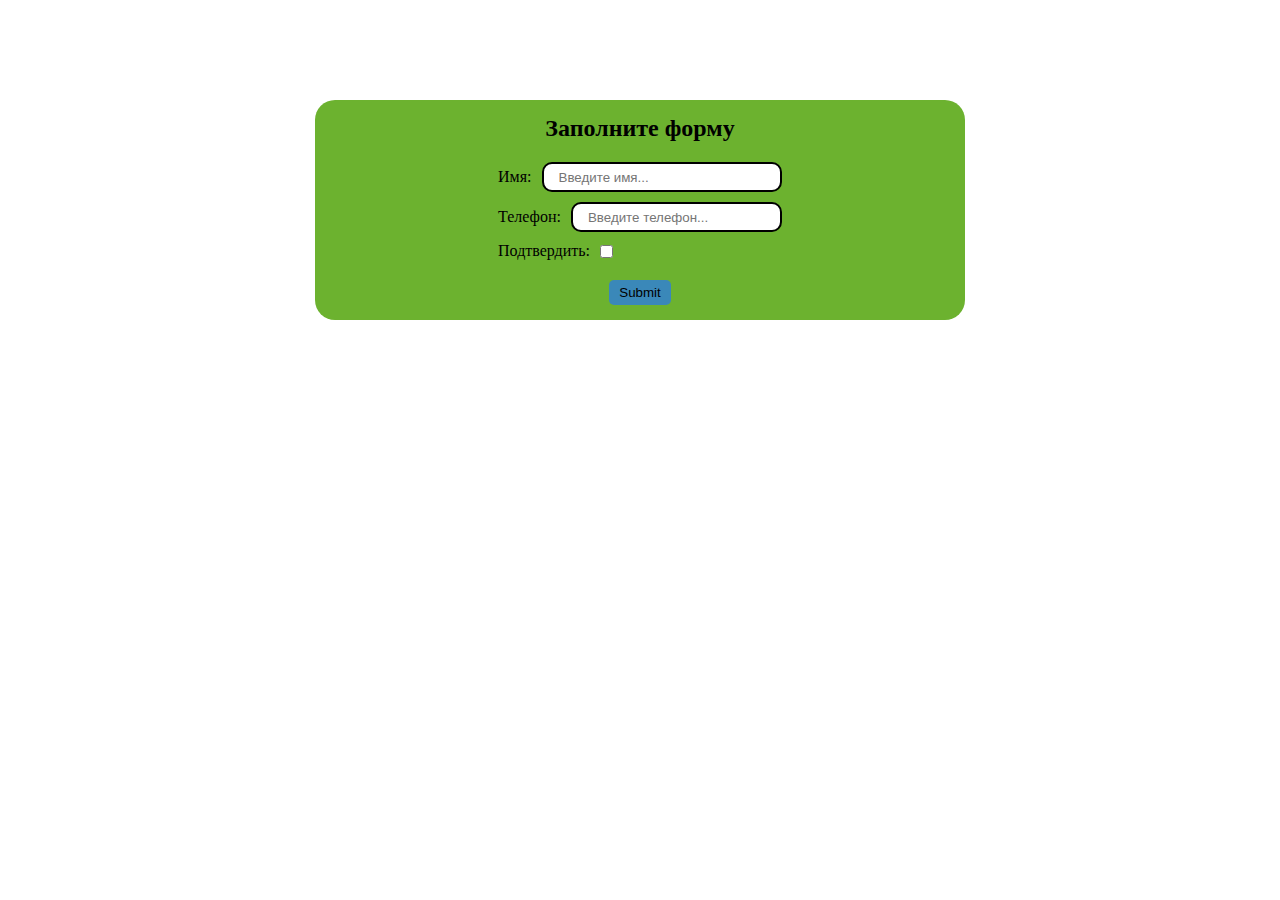
<file: lesson-15/index.html>
<!DOCTYPE html>
<html lang="en">
<head>
  <meta charset="UTF-8">
  <title>Title</title>
  <link rel="stylesheet" href="css/style.css" type="text/css">
</head>
<body>

<form class="form" action="#">
  <h2 class="form__title">Заполните форму</h2>
  <div class="form__input-block">
    <label class="form__label">
      <span class="form__text">Имя:</span>
      <input type="text" name="input-name" class="form__input" id="name" placeholder="Введите имя...">
    </label>
    <label class="form__label">
      <span class="form__text">Телефон:</span>
      <input type="tel" name="input-tel" class="form__input" id="tel" placeholder="Введите телефон...">
    </label>
    <label class="form__label">
      <span class="form__text">Подтвердить:</span>
      <input type="checkbox" name="input-check" class="form__check" id="check">
    </label>
  </div>
  <input type="submit" name="send-form" id="send" class="form__send">
</form>

<div class="window">
  <p class="window__massage" id="massage"></p>
</div>

<script src="js/js.js"></script>
</body>
</html>
</file>
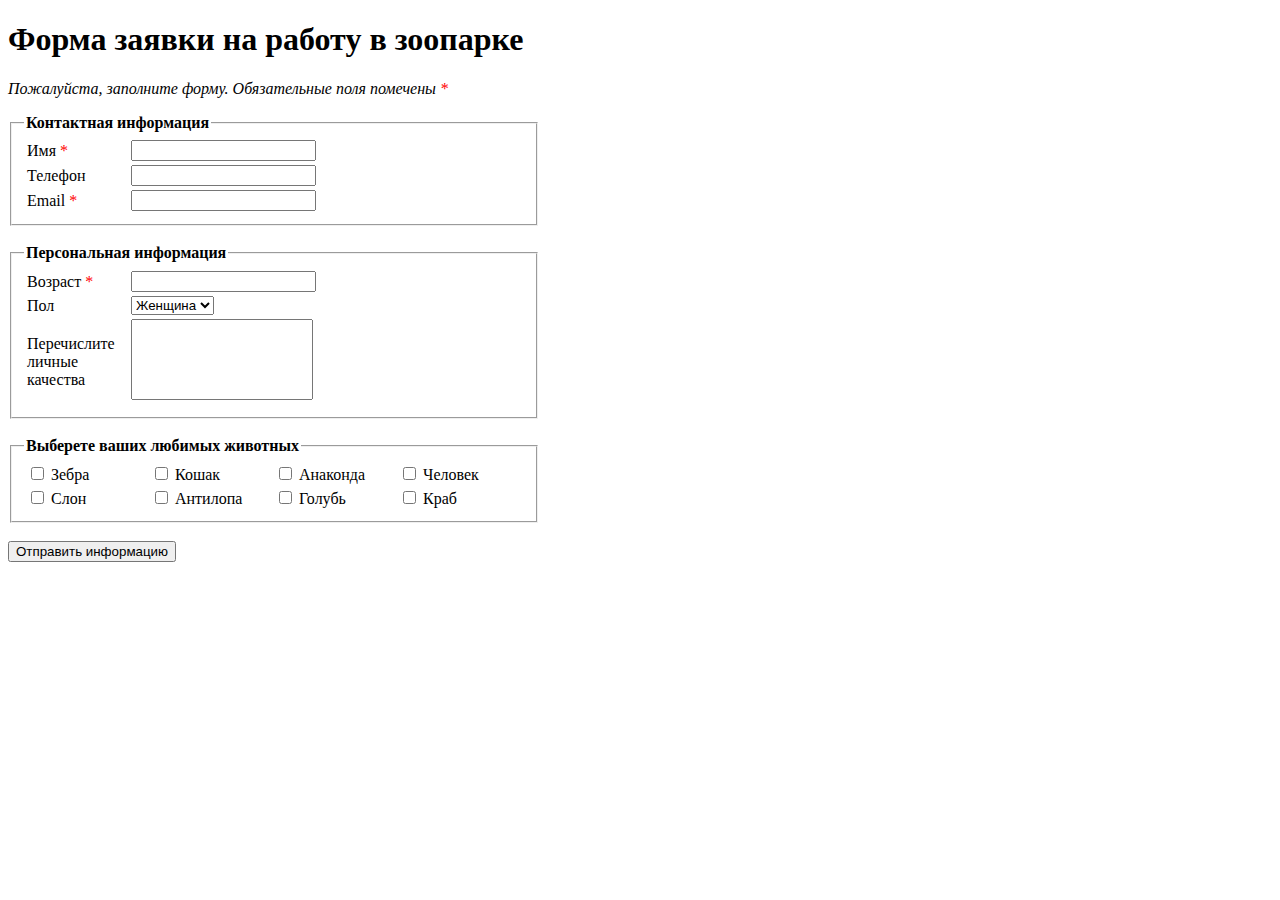
<file: lesson-3/index.html>
<!DOCTYPE html>
<html lang="ru">
    <head>
        <meta charset="UTF-8">
        <title>Форма</title>
        <style>
            .lenght_span{
                display: inline-block;
                min-width:100px;
            }

            .lenght_label{
                display: inline-block;
                min-width:120px;
            }

            .lenght_fieldset{
                max-width: 500px;
            }
        </style>
    </head>
    <body>
        <h1>Форма заявки на работу в зоопарке</h1>
        <p><i>Пожалуйста, заполните форму. Обязательные поля помечены <span style="color: red;">*</span></i></p>
        <form>
            <fieldset class="lenght_fieldset">
                <legend><b>Контактная информация</b></legend>
                <table>
                    <tr>
                        <td>
                            <span class="lenght_span">Имя <span style="color: red;">*</span></span>
                        </td>
                        <td>
                            <input type="text" required>
                        </td>
                    </tr>
                    <tr>
                        <td>
                            <span class="lenght_span">Телефон </span>
                        </td>
                        <td>
                            <input type="tel"><!--???-->
                        </td>
                    </tr>
                    <tr>
                        <td>
                            <span  class="lenght_span">Email <span style="color: red;">*</span></span>
                        </td>
                        <td>
                            <input type="email" required>
                        </td>
                    </tr>
                </table>
            </fieldset>
            <br>
            <fieldset class="lenght_fieldset">
                <legend><b>Персональная информация</b></legend>
                <table>
                    <tr>
                        <td>
                            <span  class="lenght_span">Возраст <span style="color: red;">*</span></span>
                        </td>
                        <td>
                            <input type="number" required><!--???-->
                        </td>
                    </tr>
                    <tr>
                        <td>
                            <span  class="lenght_span">Пол </span>
                        </td>
                        <td>
                            <select>
                                <option value="">Женщина</option>
                                <option value="">Мужчина</option>
                            </select>
                        </td>
                    </tr>
                    <tr>
                        <td>
                            <span  class="lenght_span">Перечислите<br>личные<br>качества</span>
                        </td>
                        <td>
                            <textarea cols="20" rows="5" style="resize: none;"></textarea>
                        </td>
                    </tr>
                </table>
            </fieldset>
            <br>
            <fieldset class="lenght_fieldset">
                <legend><b>Выберете ваших любимых животных</b></legend>
                <table>
                    <tr>
                        <td>
                            <label class="lenght_label"><input type="checkbox" name="animal"> <span>Зебра</span> </label>
                        </td>
                        <td>
                            <label class="lenght_label"><input type="checkbox" name="animal"> <span>Кошак</span> </label>
                        </td>
                        <td>
                            <label class="lenght_label"><input type="checkbox" name="animal"> <span>Анаконда</span> </label>
                        </td>
                        <td>
                            <label class="lenght_label"><input type="checkbox" name="animal"> <span>Человек</span> </label>
                        </td>
                    </tr>
                    <tr>
                        <td>
                            <label class="lenght_label"><input type="checkbox" name="animal"> <span>Слон</span> </label>
                        </td>
                        <td>
                            <label class="lenght_label"><input type="checkbox" name="animal"> <span>Антилопа</span> </label>
                        </td>
                        <td>
                            <label class="lenght_label"><input type="checkbox" name="animal"> <span>Голубь</span> </label>
                        </td>
                        <td>
                            <label class="lenght_label"><input type="checkbox" name="animal"> <span>Краб</span> </label>
                        </td>
                    </tr>
                </table>
            </fieldset>
            <br>
            <input type="submit" value="Отправить информацию">
        </form>
    </body>
</html>
</file>
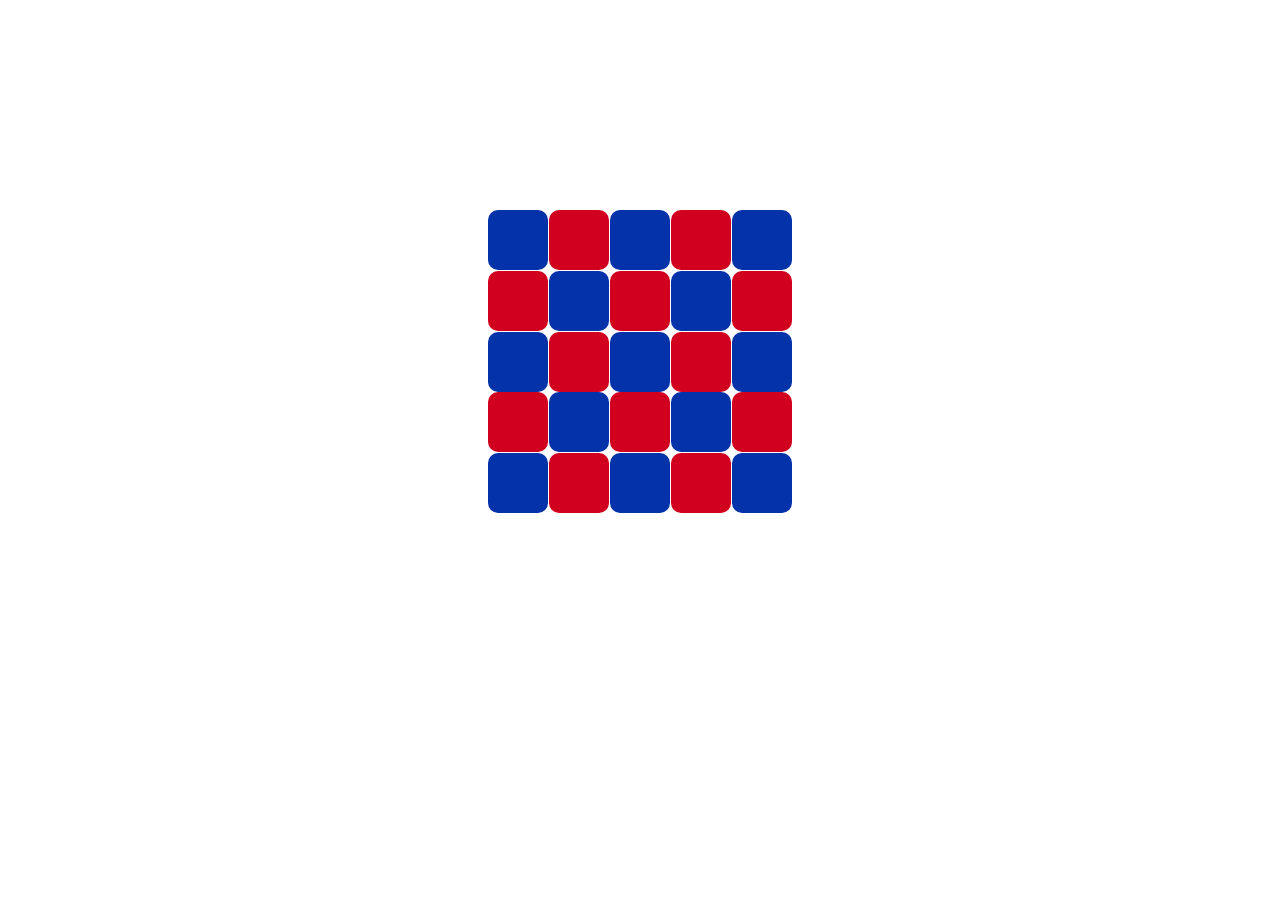
<file: lesson-9/index.html>
<!DOCTYPE html>
<html lang="en">
<head>
  <meta charset="UTF-8">
  <title>Title</title>
  <link rel="stylesheet" type="text/css" href="css/style.css">
</head>
<body>

<ul class="preloader">
  <li class="preloader__item"></li>
  <li class="preloader__item"></li>
  <li class="preloader__item"></li>
  <li class="preloader__item"></li>
  <li class="preloader__item"></li>
  <li class="preloader__item"></li>
  <li class="preloader__item"></li>
  <li class="preloader__item"></li>
  <li class="preloader__item"></li>
  <li class="preloader__item"></li>
  <li class="preloader__item"></li>
  <li class="preloader__item"></li>
  <li class="preloader__item"></li>
  <li class="preloader__item"></li>
  <li class="preloader__item"></li>
  <li class="preloader__item"></li>
  <li class="preloader__item"></li>
  <li class="preloader__item"></li>
  <li class="preloader__item"></li>
  <li class="preloader__item"></li>
  <li class="preloader__item"></li>
  <li class="preloader__item"></li>
  <li class="preloader__item"></li>
  <li class="preloader__item"></li>
  <li class="preloader__item"></li>
</ul>

</body>
</html>
</file>
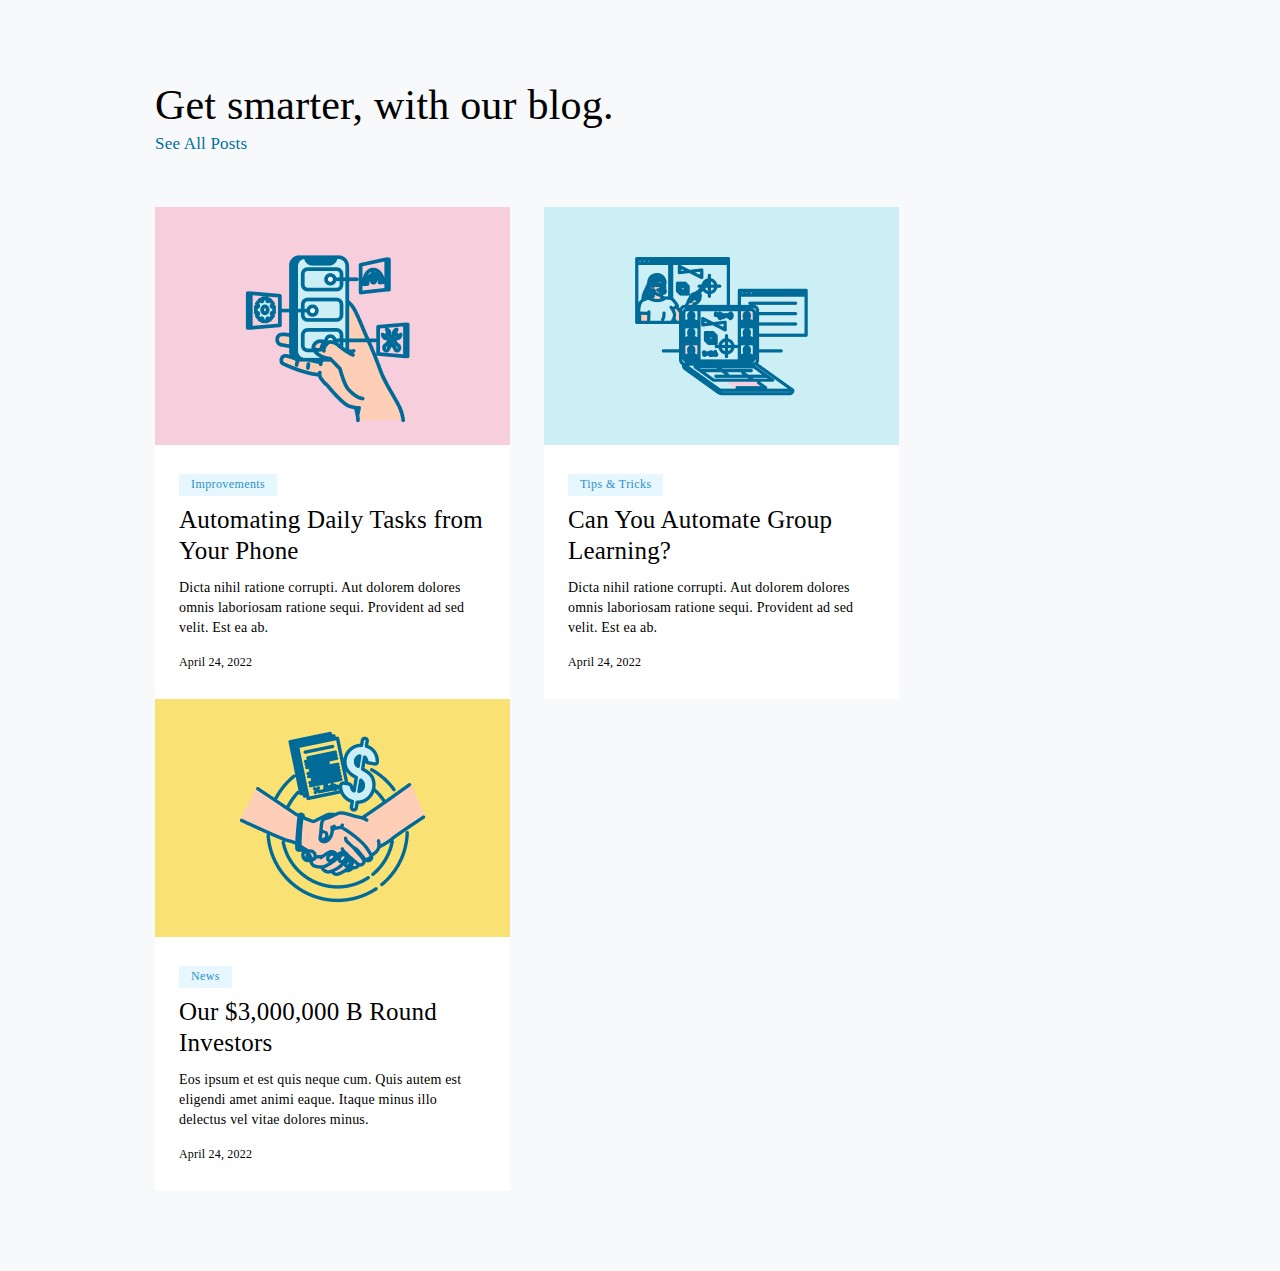
<file: lesson-4/html/index.html>
<!DOCTYPE html>
<html lang="en">
<head>
  <meta charset="UTF-8">
  <title>Title</title>
  <link href="../css/style.css" rel="stylesheet" type="text/css">
</head>
<body>

<div class="rectangle">
  <div class="heading">
    <p class="heading__posts">Get smarter, with our blog.</p>
    <p class="all-posts">See All Posts</p>
  </div>
  <div class="article">
    <img src="../img/left-image.png" alt="left-image.png">
    <p class="article__section">Improvements</p>
    <p class="article__heading">Automating Daily Tasks from Your Phone</p>
    <p class="article__text">Dicta nihil ratione corrupti. Aut dolorem dolores omnis laboriosam ratione sequi.
      Provident ad
      sed velit. Est ea ab.</p>
    <p class="article__date">April 24, 2022</p>
  </div>
  <div class="article">
    <img src="../img/centre-image.png" alt="centre-image.png">
    <p class="article__section">Tips & Tricks</p>
    <p class="article__heading">Can You Automate Group Learning?</p>
    <p class="article__text">Dicta nihil ratione corrupti. Aut dolorem dolores omnis laboriosam ratione sequi. Provident ad sed velit. Est ea ab.</p>
    <p class="article__date">April 24, 2022</p>
  </div>
  <div class="article">
    <img src="../img/right-image.png" alt="right-image.png">
    <p class="article__section">News</p>
    <p class="article__heading">Our $3,000,000 B Round Investors</p>
    <p class="article__text">Eos ipsum et est quis neque cum. Quis autem est eligendi amet animi eaque. Itaque minus illo delectus vel vitae dolores minus.</p>
    <p class="article__date">April 24, 2022</p>
  </div>
</div>

</body>
</html>
</file>
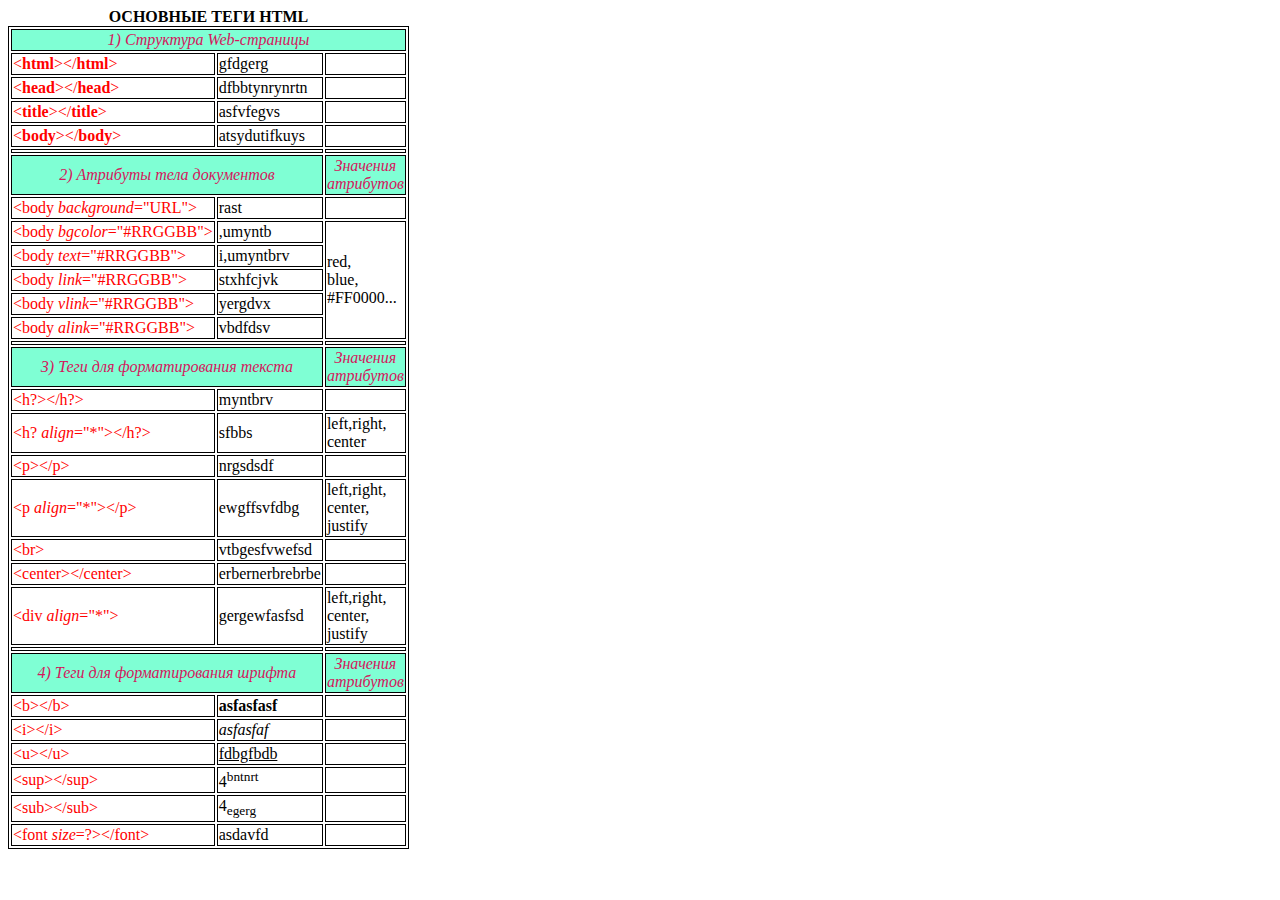
<file: lesson-2/table.html>
<!DOCTYPE html>
<html lang="ru">
    <head>
        <meta charset="UTF-8">
        <title>Таблица</title>
        <style>
            table,
            table td {
              border: 1px solid #000;
            }
          </style>
    </head>
    <body>
        <table>
            <caption><b>ОСНОВНЫЕ ТЕГИ HTML</b></caption>

            <thead style="background-color: aquamarine; color:rgb(212, 22, 92); font-style: italic; text-align: center;">
                <tr>
                    <td colspan="3">1&#41<!--1)--> Структура Web-страницы</td>
                </tr>
            </thead>
            <tbody>
                <tr>
                    <td style="color: red;">
                        &lt<b>html</b>&gt&lt/<b>html</b>&gt
                    </td>
                    <td>gfdgerg</td>
                    <td></td>
                </tr>
                <tr>
                    <td style="color: red;">&lt<b>head</b>&gt&lt/<b>head</b>&gt</td>
                    <td>dfbbtynrynrtn</td>
                    <td></td>
                </tr>
                <tr>
                    <td style="color: red;">&lt<b>title</b>&gt&lt/<b>title</b>&gt</td>
                    <td>asfvfegvs</td>
                    <td></td>
                </tr>
                <tr>
                    <td style="color: red;">&lt<b>body</b>&gt&lt/<b>body</b>&gt</td>
                    <td>atsydutifkuys</td>
                    <td></td>
                </tr>
                <tr>
                    <td colspan="2"></td>
                    <td></td>
                </tr>
            </tbody>

            <thead style="background-color: aquamarine; color:rgb(212, 22, 92); font-style: italic; text-align: center;">
                <tr>
                    <td colspan="2">2&#41<!--2)--> Атрибуты тела документов</td>
                    <td>Значения<br>атрибутов</td>
                </tr>
            </thead>
            <tbody>
                <tr>
                    <td style="color: red;">&ltbody <i>background</i>="URL"&gt</td>
                    <td>rast</td>
                    <td></td>
                </tr>
                <tr>
                    <td style="color: red;">&ltbody <i>bgcolor</i>="#RRGGBB"&gt</td>
                    <td>,umyntb</td>
                    <td rowspan="5">red,<br>blue,<br>#FF0000...</td>
                </tr>
                <tr>
                    <td style="color: red;">&ltbody <i>text</i>="#RRGGBB"&gt</td>
                    <td>i,umyntbrv</td>
                </tr>
                <tr>
                    <td style="color: red;">&ltbody <i>link</i>="#RRGGBB"&gt</td>
                    <td>stxhfcjvk</td>
                </tr>
                <tr>
                    <td style="color: red;">&ltbody <i>vlink</i>="#RRGGBB"&gt</td>
                    <td>yergdvx</td>
                </tr>
                <tr>
                    <td style="color: red;">&ltbody <i>alink</i>="#RRGGBB"&gt</td>
                    <td>vbdfdsv</td>
                </tr>
                <tr>
                    <td colspan="2"></td>
                    <td></td>
                </tr>
            </tbody>

            <thead style="background-color: aquamarine; color:rgb(212, 22, 92); font-style: italic; text-align: center;">
                <tr>
                    <td colspan="2">3&#41<!--3)--> Теги для форматирования текста</td>
                    <td>Значения<br>атрибутов</td>
                </tr>
            </thead>
            <tbody>
                <tr>
                    <td style="color: red;">&lth?&gt&lt/h?&gt</td>
                    <td>myntbrv</td>
                    <td></td>
                </tr>
                <tr>
                    <td style="color: red;">&lth? <i>align</i>="*"&gt&lt/h?&gt</td>
                    <td>sfbbs</td>
                    <td>left,right,<br>center</td>
                </tr>
                <tr>
                    <td style="color: red;">&ltp&gt&lt/p&gt</td>
                    <td>nrgsdsdf</td>
                    <td></td>
                </tr>
                <tr>
                    <td style="color: red;">&ltp <i>align</i>="*"&gt&lt/p&gt</td>
                    <td>ewgffsvfdbg</td>
                    <td>left,right,<br>center,<br>justify</td>
                </tr>
                <tr>
                    <td style="color: red;">&ltbr&gt</td>
                    <td>vtbgesfvwefsd</td>
                    <td></td>
                </tr>
                <tr>
                    <td style="color: red;">&ltcenter&gt&lt/center&gt</td>
                    <td>erbernerbrebrbe</td>
                    <td></td>
                </tr>
                <tr>
                    <td style="color: red;">&ltdiv <i>align</i>="*"&gt</td>
                    <td>gergewfasfsd</td>
                    <td>left,right,<br>center,<br>justify</td>
                </tr>
                <tr>
                    <td colspan="2"></td>
                    <td></td>
                </tr>
            </tbody>

            <thead style="background-color: aquamarine; color:rgb(212, 22, 92); font-style: italic; text-align: center;">
                <tr>
                    <td colspan="2">4&#41<!--4)--> Теги для форматирования шрифта</td>
                    <td>Значения<br>атрибутов</td>
                </tr>
            </thead>
            <tbody>
                <tr>
                    <td style="color: red;">&ltb&gt&lt/b&gt</td>
                    <td><b>asfasfasf</b></td>
                    <td></td>
                </tr>
                <tr>
                    <td style="color: red;">&lti&gt&lt/i&gt</td>
                    <td><i>asfasfaf</i></td>
                    <td></td>
                </tr>
                <tr>
                    <td style="color: red;">&ltu&gt&lt/u&gt</td>
                    <td><u>fdbgfbdb</u></td>
                    <td></td>
                </tr>
                <tr>
                    <td style="color: red;">&ltsup&gt&lt/sup&gt</td>
                    <td>4<sup>bntnrt</sup></td>
                    <td></td>
                </tr>
                <tr>
                    <td style="color: red;">&ltsub&gt&lt/sub&gt</td>
                    <td>4<sub>egerg</sub></td>
                    <td></td>
                </tr>
                <tr>
                    <td style="color: red;">&ltfont <i>size</i>=?&gt&lt/font&gt</td>
                    <td>asdavfd</td>
                    <td></td>
                </tr>
            </tbody>
        </table>
    </body>
</html>
</file>
<file: lesson-10/css/style.css>
@import "font.css";

*, ::after, ::before {
  margin: 0;
  padding: 0;
  border: 0;
  outline: 0;
  box-sizing: border-box;
}

:root {
  --montserrat: "Montserrat", sans-serif;
  --candal: "Candal", sans-serif;
  --grey: #cbcbcb;
  --red: #ff4c24;
  --white: #fff;
  --green-gradient: linear-gradient(180deg, rgba(32, 255, 215, 0.4) 0%, rgba(237, 255, 32, 0.4) 100%);
  --black-gradient: linear-gradient(180deg, rgba(16, 20, 19, 0) 87.59%, #101413 100%);
}

li {
  list-style: none;
}

a {
  text-decoration: none;
}

body {
  background-color: #272525;
  font: 400 14px/1.4 "Arial", "Montserrat", "Candal", sans-serif;
}

button {
  cursor: pointer;
}

/*header style*/
.header {
  z-index: 5;
  display: flex;
  width: 100%;
  max-width: 1300px;
  padding-bottom: 15px;
  justify-content: space-between;
  align-items: center;
  border-bottom: 1px solid var(--white);
  position: absolute;
  top: 0;
  left: 50%;
  transform: translateX(-50%);
}

.header__logo svg {
  width: 189px;
}

.menu-wrap {
  display: flex;
  align-items: center;
  justify-content: space-between;
  width: calc(100% - 220px);
}

.menu__list {
  display: flex;
  justify-content: center;
  align-items: center;
}

.menu__item {
  margin-right: 30px;
}

.menu__item:last-child {
  margin-right: 0;
}

.menu__link {
  font: 300 20px/24px var(--montserrat);
  color: var(--grey);
}

.links-block {
  display: flex;
  align-items: center;
}

.social-net {
  display: grid;
  grid-template-columns: repeat(4, 30px);
  grid-column-gap: 15px;
}

.social-net__link {
  display: flex;
  width: 30px;
  height: 30px;
  justify-content: center;
  align-items: center;
  border: 1px solid var(--white);
  border-radius: 50%;
}

.telegram svg {
  width: 15px;
}

.twitter svg {
  width: 15px;
}

.opensea svg {
  width: 18px;
}

.discord svg {
  width: 15px;
}

.header__buttons {
  display: flex;
  align-items: center;
  margin-left: 55px;
}

.button-male {
  border: 1px solid #06f;
  background: none;
  width: 50px;
  height: 50px;
  margin-right: 20px;
}

.button-male svg {
  width: 20px;
}

.button-connect {
  background: none;
  font: 300 20px/24px var(--montserrat);
  text-transform: uppercase;
  color: var(--white);
  border: 1px solid var(--white);
  height: 50px;
  width: 240px;
}

/*main style*/
.preview {
  background: url("../img/bg.png") no-repeat 50% 50%;
  background-size: cover;
  min-height: 894px;
  padding: 194px calc(50% - 340px);
  position: relative;
}

.preview::before {
  content: "";
  background: var(--black-gradient);
  position: absolute;
  height: 100%;
  width: 100%;
  top: 0;
  left: 0;
  z-index: 1;
}

.preview::after {
  content: "";
  background: var(--green-gradient);
  z-index: 2;
  position: absolute;
  width: 100%;
  max-width: 1300px;
  height: 260px;
  filter: blur(250px);
  top: 100%;
  left: 50%;
  transform: translate(-50%, -50%);
}

.pre-title {
  font: 300 14px/1.3 var(--montserrat);
  color: var(--grey);
  margin-bottom: 5px;
  text-align: center;
}

.title {
  font: 400 60px/1.3 var(--candal);
  color: var(--white);
  margin-bottom: 30px;
  text-align: center;
}

span {
  color: var(--red);
}

.post-title {
  font: 300 20px/1.3 var(--montserrat);
  color: var(--grey);
  margin-bottom: 100px;
  text-align: center;
}

.content__buttons {
  display: flex;
  padding: 0 calc(50% - 320px);
  justify-content: space-between;
}

.content__button {
  display: flex;
  align-items: center;
  font: 400 30px/1 var(--candal);
  text-transform: uppercase;
  text-align: center;
  min-height: 60px;
  padding: 14px 20px 16px;
  justify-content: center;
  z-index: 10;
}

.red {
  border: 1px solid var(--red);
  background: rgba(255, 76, 36, 0.15);
  backdrop-filter: blur(10px);
  color: var(--red);
  width: 420px;
}

.green {
  background: #59FFB7;
  color: #101413;
  width: 200px;
}

@media (max-width: 1140px) and (min-width: 825px) {
  .social-net {
    grid-template-columns: 30px 30px;
    grid-template-rows: 30px 30px;
    grid-gap: 10px;
  }

  .menu__list {
    display: grid;
    grid-template-columns: auto auto;
    grid-template-rows: auto auto;
    grid-gap: 10px;
  }

  .menu__item {
    margin: 0;
  }

  .header__buttons {
    margin-left: 15px;
  }

  .menu-wrap {
    justify-content: space-around;
  }
}

@media (max-width: 825px) {
  .menu-wrap {
    justify-content: space-around;
  }

  .social-net {
    grid-template-columns: 30px 30px;
    grid-template-rows: 30px 30px;
    grid-gap: 10px;
  }

  .menu__list {
    display: grid;
    grid-template-rows: repeat(4, auto);
    grid-gap: 5px;
  }

  .menu__item {
    margin: 0;
  }

  .header__buttons {
    margin-left: 10px;
  }
}
</file>
<file: lesson-11/css/style.css>
@import "font.css";

*, ::after, ::before {
  margin: 0;
  padding: 0;
  border: 0;
  outline: 0;
  box-sizing: border-box;
}

:root {
  --font: "Open Sans", sans-serif;
  --white: #fff;
  --grey: #83878f;
  --purple: #A782E9;
}

body {
  font: 400 14px/1.4 "Arial", var(--font);
  display: grid;
  grid-template-columns: 330px auto;
  grid-template-rows: max-content auto 439px;
  width: 100%;
  min-height: 2595px;
  grid-template-areas:
          "header header"
          "aside main"
          "footer footer";
}

li {
  list-style: none;
}

.header {
  grid-area: header;
}

.header__wrap {
  background: #008000;
  min-height: 142px;
}

.banner {
  background: #f0f;
  width: 100%;
  height: 220px;
}

.content {
  background: #1B222E;
  grid-area: main;
  padding: 60px calc(100% - 1028px) 420px 13px;
}

.aside {
  background: #d0001e;
  grid-area: aside;
}

.footer {
  background: rgba(39, 96, 196, 0.47);
  grid-area: footer;
}

.card-list {
  display: grid;
  grid-template-rows: repeat(3, auto);
  grid-template-columns: repeat(4, 230px);
  grid-gap: 30px;
}

.card-item {
  width: 232px;
  height: 417px;
  background: rgba(167, 130, 233, 0.03);
  border: 1px solid #262A3E;
  border-radius: 6px;
}

.img-block {
  position: relative;
}

.tag {
  position: absolute;
  bottom: 4px;
  left: 15px;
  font: 400 11px/16px var(--font);
  color: var(--purple);
  background: rgba(167, 130, 233, 0.15);
  border-radius: 4px;
  padding: 4px 8px;
}

.card-info {
  display: grid;
  grid-gap: 16px;
  justify-items: center;
}

.card-info__item {
  width: 200px;
  display: grid;
  grid-gap: 4px;
  align-items: center;
}

.status-line {
  grid-template-columns: auto auto;
  grid-template-rows: auto;
}

.line {
  position: relative;
  display: grid;
}

.line::before {
  content: "";
  background: var(--white);
  display: inline-block;
  position: absolute;
  border-radius: 1px;
  width: 4px;
  height: 16px;
  top: -6px;
  right: 11px;
}

.name-skin, .price, .status, .shop-button {
  color: var(--white);
}

.name-skin {
  font: 600 18px/22px var(--font);
}

.type-skin, .recommendation-price {
  font: 400 13px/17px var(--font);
  color: var(--grey);
}

.price {
  font: 700 24px/24px var(--font);
}

.status {
  font: 700 12px/17px var(--font);
}

.shop-button {
  background: #29B474;
  font: 600 11px/20px var(--font);
  text-transform: uppercase;
  letter-spacing: 1px;
  width: 200px;
  padding-block: 12px;
}

.line svg {
  width: 153px;
}

@media (max-width: 1440px) and (min-width: 1150px) {
  .card-list {
    grid-template-rows: repeat(4, auto);
    grid-template-columns: repeat(3, 230px);
    justify-content: center;
  }
}

@media (max-width: 1150px) and (min-width: 880px) {
  .card-list {
    grid-template-rows: repeat(6, auto);
    grid-template-columns: repeat(2, 230px);
    justify-content: center;
  }
}

@media (max-width: 880px) {
  .card-list {
    grid-template-rows: repeat(12, auto);
    grid-template-columns: repeat(1, 230px);
    justify-content: center;
  }
}
</file>
<file: lesson-15/css/style.css>
*, ::after, ::before {
  margin: 0;
  padding: 0;
  border: 0;
  outline: 0;
  box-sizing: border-box;
}

.form {
  margin: 100px auto 0;
  display: flex;
  flex-direction: column;
  background: #6cb22f;
  width: 100%;
  max-width: 650px;
  border-radius: 20px;
  align-items: center;
  padding: 15px;
}

.form__input-block {
  margin-top: 20px;
}

.form__label {
  margin-top: 10px;
  display: flex;
  align-items: center;
}

.form__label:first-child {
  margin-top: 0;
}

.form__input {
  border: 2px solid #000;
  border-radius: 10px;
  width: 100%;
  max-width: 300px;
  min-height: 30px;
  padding: 5px 15px;
}

.form__input, .form__check {
  margin-left: 10px;
}

.form__send {
  margin-top: 20px;
  background: #3a88b9;
  padding: 5px 10px;
  border-radius: 5px;
}

.form__send:hover {
  cursor: pointer;
}

.error-span {
  color: #d00e0e;
}

.error-input {
  border-color: #d00e0e;
}

.error-input::placeholder {
  color: #d00e0e;
}

.window {
  padding: 100px 10px;
  position: fixed;
  top: 50%;
  left: 50%;
  transform: translate(-50%, -50%);
  width: 100%;
  max-width: 600px;
  min-height: 300px;
  background: #124160;
  border-radius: 20px;
  z-index: -1;
  opacity: 0;
  visibility: hidden;
  transition: .4s ease;
  color: #fff;
}

.window.active {
  z-index: 10;
  opacity: 1;
  visibility: visible;
}
</file>
<file: lesson-9/css/style.css>
*, ::after, ::before {
  margin: 0;
  padding: 0;
  border: 0;
  outline: 0;
  box-sizing: border-box;
}

li {
  list-style: none;
}

.preloader {
  width: 304px;
  height: 304px;
  margin: 210px auto 0;
  display: flex;
  flex-wrap: wrap;
  justify-content: space-around;
  animation: preloader-main 4s linear infinite;
}

.preloader__item {
  width: 60px;
  height: 60px;
  border-radius: 10px;
}

.preloader__item:nth-child(2n) {
  background: #d0001e;
  animation: preloader-even 3s linear infinite;
}

.preloader__item:nth-child(2n - 1) {
  background: #0432a8;
  animation: preloader-odd 3s linear infinite;
}

.preloader__item:nth-child(5n + 1) {
  animation-delay: .2s;
}

.preloader__item:nth-child(5n + 2) {
  animation-delay: .4s;
}

.preloader__item:nth-child(5n + 3) {
  animation-delay: .6s;
}

.preloader__item:nth-child(5n + 4) {
  animation-delay: .8s;
}

.preloader__item:nth-child(5n) {
  animation-delay: 1s;
}

@keyframes preloader-main {
  0% {
    transform: rotate(0);
  }

  100% {
    transform: rotate(360deg);
  }
}

@keyframes preloader-even {
  0%, 100% {
    transform: scale(1);
    background: #d0001e;
  }

  25%, 75% {
    transform: scale(0);
  }

  50% {
    transform: scale(1);
    background: #50bE0f;
  }
}

@keyframes preloader-odd {
  0%, 100% {
    transform: scale(1);
    background: #0432a8;
  }

  25%, 75% {
    transform: scale(0);
  }

  50% {
    transform: scale(1);
    background: #e0d309;
  }
}
</file>
<file: lesson-4/css/style.css>
*,::before,::after{
  margin: 0;
  padding: 0;
  outline: none;
  border: none;
  box-sizing: border-box;
}

body{
  background-color: #F7F9FA;
}

.rectangle{
  margin: 80px 105px;
  padding-inline: 50px;
}

.heading{
  margin-bottom: 50px;
}

.heading__posts{
  display: inline-block;
  font-size: 42px;
  line-height: 50px;
  letter-spacing: 0.2px;
  margin-right: 460px;
}

.all-posts{
  display: inline-block;
  font-size: 17px;
  line-height: 27px;
  letter-spacing: 0.2px;
  color: #0070A0;
}

.article{
  display: inline-block;
  background: white;
  width: 355px;
  margin-right: 30px;
}

.article:last-of-type{
  margin-right: 0;
}

.article__section{
  display: inline-block;
  background-color: #E6F7FF;
  margin: 25px 214px 8px 24px;
  padding: 2px 12px 4px;
  font-size: 12px;
  line-height: 16px;
  text-align: center;
  letter-spacing: 0.4px;
  color: #2C90C9;
}

.article__heading{
  font-size: 25px;
  margin: 0px 24px 12px;
  line-height: 31px;
  letter-spacing: 0.2px;
}

.article__text{
  margin: 0px 24px 14px;
  font-size: 14px;
  line-height: 20px;
  letter-spacing: 0.2px;
}

.article__date{
  margin: 0px 0px 27px 24px;
  font-size: 12px;
  line-height: 20px;
  letter-spacing: 0.2px;
}
</file>
